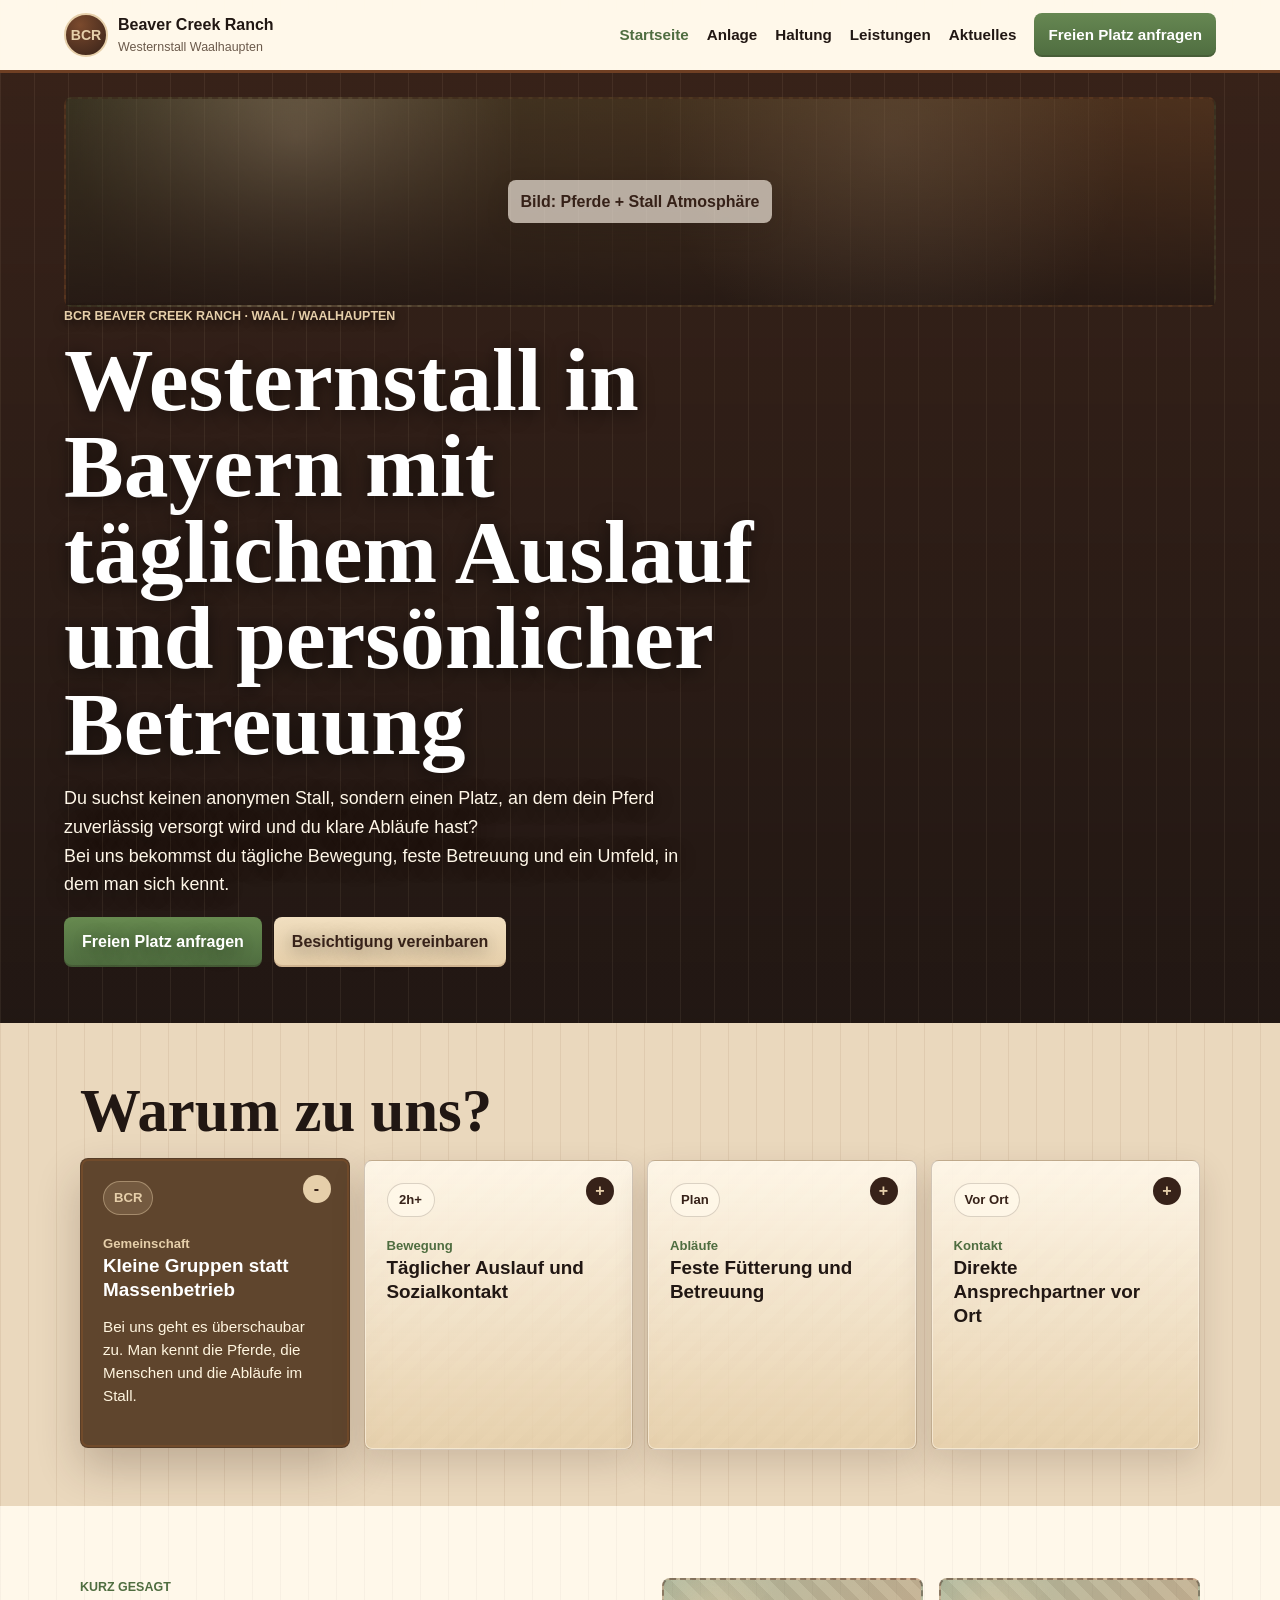
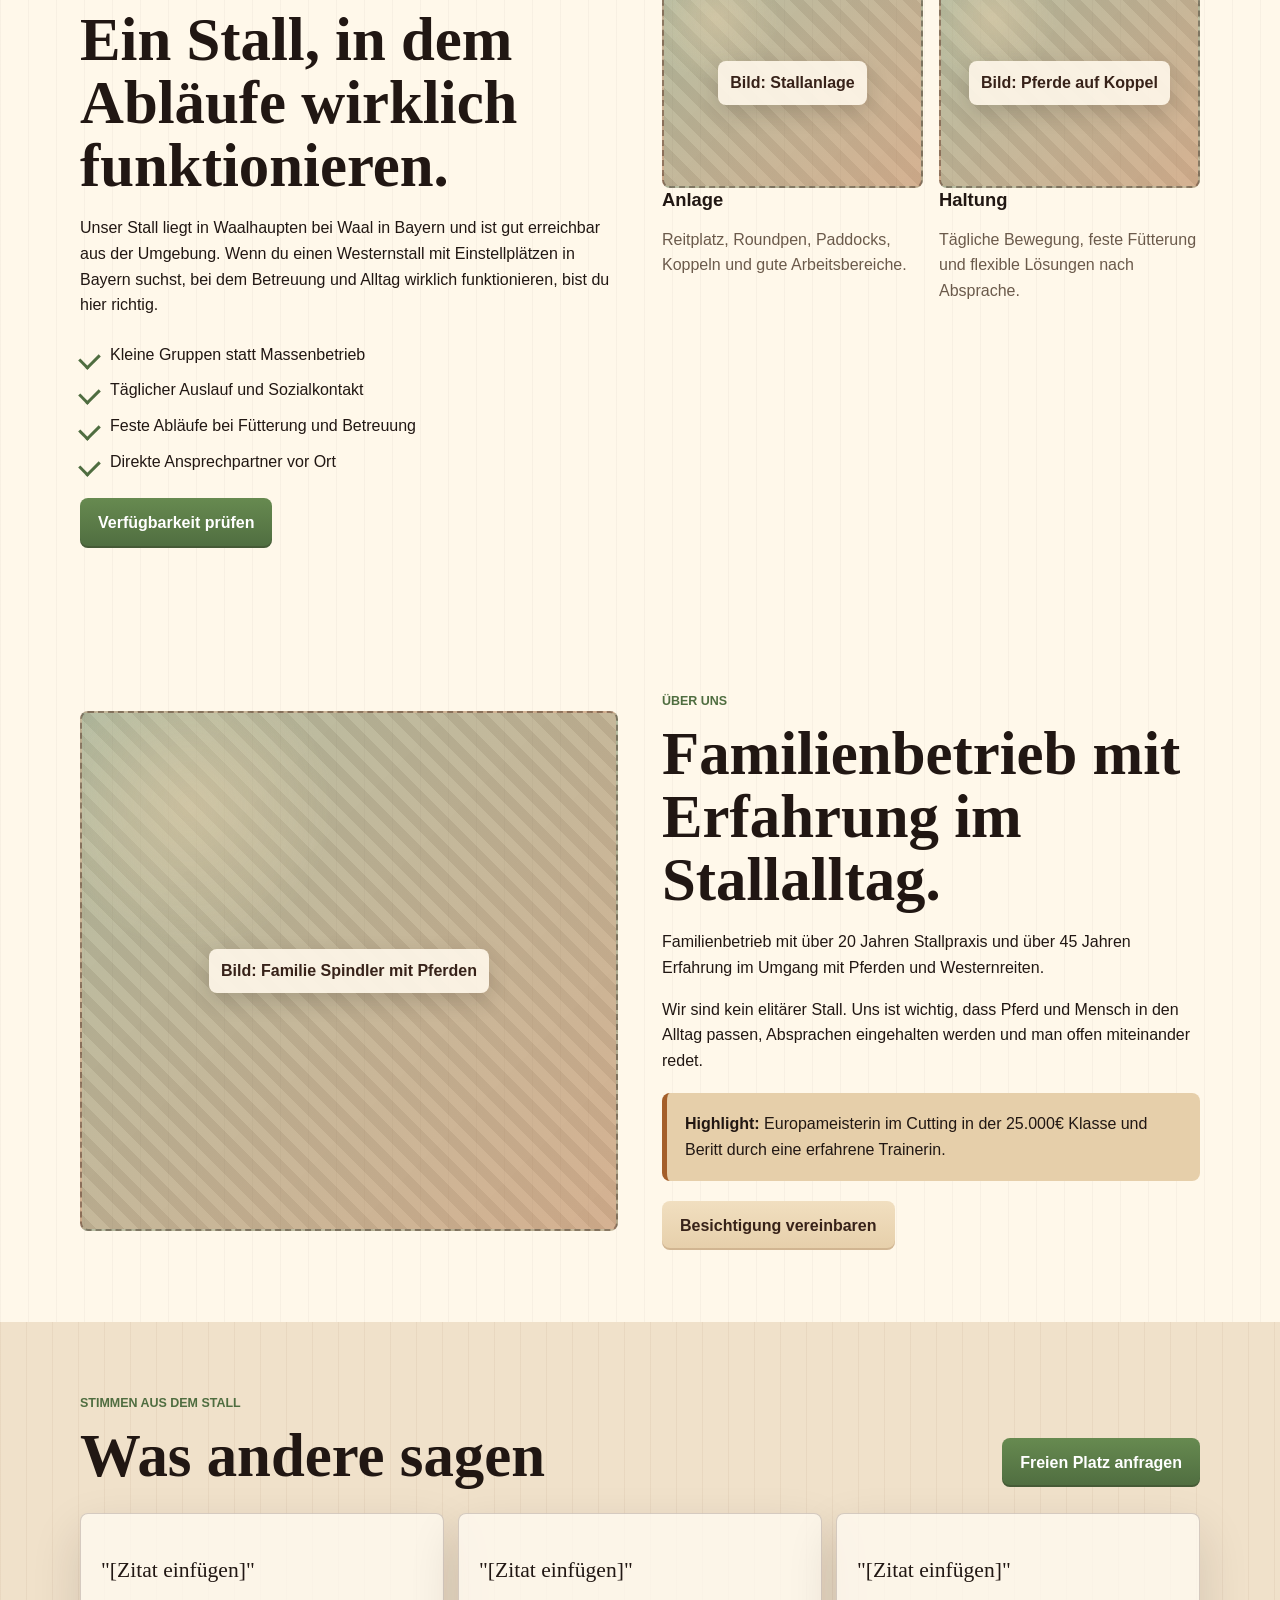
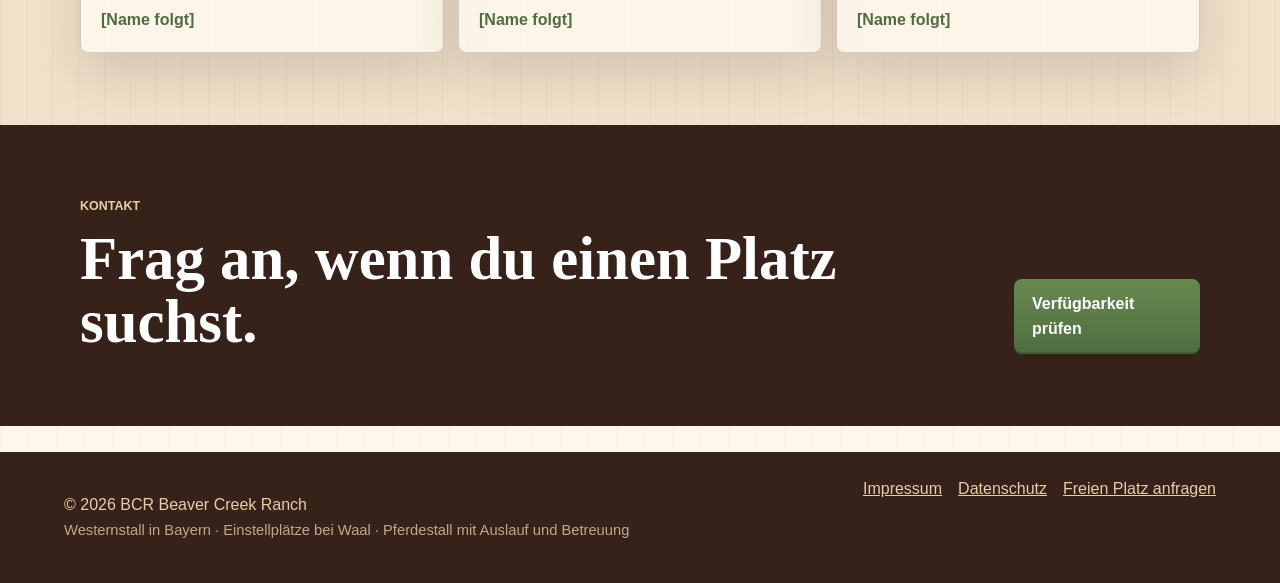
<file: index.html>
<!DOCTYPE html>
<html lang="de">
<head>
  <meta charset="UTF-8">
  <meta name="viewport" content="width=device-width, initial-scale=1.0">
  <meta name="description" content="BCR Beaver Creek Ranch in Waalhaupten: Westernstall in Bayern mit täglichem Auslauf, persönlicher Betreuung und Einstellplätzen bei Waal.">
  <meta name="keywords" content="Westernstall Bayern, Pferdestall Waal, Einstellplatz Pferd Bayern">
  <meta property="og:title" content="BCR Beaver Creek Ranch | Westernstall in Bayern">
  <meta property="og:description" content="Westernstall in Waalhaupten bei Waal mit Auslauf, klaren Abläufen und persönlicher Betreuung.">
  <title>BCR Beaver Creek Ranch | Westernstall in Bayern</title>
  <link rel="preconnect" href="https://www.google.com">
  <link rel="stylesheet" href="styles.css">
</head>
<body>
  <header class="site-header">
    <a class="brand" href="index.html" aria-label="BCR Beaver Creek Ranch Startseite">
      <span class="brand-mark">BCR</span>
      <span>
        <strong>Beaver Creek Ranch</strong>
        <small>Westernstall Waalhaupten</small>
      </span>
    </a>
    <button class="menu-toggle" type="button" aria-label="Navigation öffnen" aria-expanded="false">
      <span></span><span></span><span></span>
    </button>
    <nav class="main-nav" aria-label="Hauptnavigation">
      <a href="index.html" aria-current="page">Startseite</a>
      <a href="anlage.html">Anlage</a>
      <a href="haltung.html">Haltung</a>
      <a href="leistungen.html">Leistungen</a>
      <a href="aktuelles.html">Aktuelles</a>
      <a href="einstellplatz.html" class="nav-cta">Freien Platz anfragen</a>
    </nav>
  </header>

  <main>
    <section class="hero page-section">
      <div class="placeholder hero-image" role="img" aria-label="Bild: Pferde + Stall Atmosphäre">
        <span>Bild: Pferde + Stall Atmosphäre</span>
      </div>
      <div class="hero-content">
        <p class="eyebrow">BCR Beaver Creek Ranch · Waal / Waalhaupten</p>
        <h1>Westernstall in Bayern mit täglichem Auslauf und persönlicher Betreuung</h1>
        <p class="hero-copy">Du suchst keinen anonymen Stall, sondern einen Platz, an dem dein Pferd zuverlässig versorgt wird und du klare Abläufe hast?<br>Bei uns bekommst du tägliche Bewegung, feste Betreuung und ein Umfeld, in dem man sich kennt.</p>
        <div class="button-row">
          <a class="btn btn-primary" href="einstellplatz.html">Freien Platz anfragen</a>
          <a class="btn btn-secondary" href="besichtigung.html">Besichtigung vereinbaren</a>
        </div>
      </div>
    </section>

    <section class="benefits band">
      <div class="section-inner">
        <h2>Warum zu uns?</h2>
        <div class="benefit-grid">
          <button class="benefit-card is-active" type="button" aria-expanded="true">
            <span class="benefit-icon" aria-hidden="true">BCR</span>
            <span class="benefit-kicker">Gemeinschaft</span>
            <strong>Kleine Gruppen statt Massenbetrieb</strong>
            <span class="benefit-detail">Bei uns geht es überschaubar zu. Man kennt die Pferde, die Menschen und die Abläufe im Stall.</span>
          </button>
          <button class="benefit-card" type="button" aria-expanded="false">
            <span class="benefit-icon" aria-hidden="true">2h+</span>
            <span class="benefit-kicker">Bewegung</span>
            <strong>Täglicher Auslauf und Sozialkontakt</strong>
            <span class="benefit-detail">Dein Pferd bekommt jeden Tag Bewegung und Kontakt zu anderen Pferden, passend zu Wetter und Situation.</span>
          </button>
          <button class="benefit-card" type="button" aria-expanded="false">
            <span class="benefit-icon" aria-hidden="true">Plan</span>
            <span class="benefit-kicker">Abläufe</span>
            <strong>Feste Fütterung und Betreuung</strong>
            <span class="benefit-detail">Gefüttert wird dreimal täglich durch die Betreiber. Du weißt, wer sich kümmert und was gemacht wird.</span>
          </button>
          <button class="benefit-card" type="button" aria-expanded="false">
            <span class="benefit-icon" aria-hidden="true">Vor Ort</span>
            <span class="benefit-kicker">Kontakt</span>
            <strong>Direkte Ansprechpartner vor Ort</strong>
            <span class="benefit-detail">Kurze Wege, klare Absprachen und ehrliche Rückmeldung, wenn etwas auffällt.</span>
          </button>
        </div>
      </div>
    </section>

    <section class="intro page-section">
      <div class="section-inner two-col">
        <div>
          <p class="eyebrow">Kurz gesagt</p>
          <h2>Ein Stall, in dem Abläufe wirklich funktionieren.</h2>
          <p>Unser Stall liegt in Waalhaupten bei Waal in Bayern und ist gut erreichbar aus der Umgebung. Wenn du einen Westernstall mit Einstellplätzen in Bayern suchst, bei dem Betreuung und Alltag wirklich funktionieren, bist du hier richtig.</p>
          <ul class="check-list">
            <li>Kleine Gruppen statt Massenbetrieb</li>
            <li>Täglicher Auslauf und Sozialkontakt</li>
            <li>Feste Abläufe bei Fütterung und Betreuung</li>
            <li>Direkte Ansprechpartner vor Ort</li>
          </ul>
          <a class="btn btn-primary" href="einstellplatz.html">Verfügbarkeit prüfen</a>
        </div>
        <div class="teaser-grid">
          <a class="teaser" href="anlage.html">
            <div class="placeholder" role="img" aria-label="Bild: Stallanlage"><span>Bild: Stallanlage</span></div>
            <h3>Anlage</h3>
            <p>Reitplatz, Roundpen, Paddocks, Koppeln und gute Arbeitsbereiche.</p>
          </a>
          <a class="teaser" href="haltung.html">
            <div class="placeholder" role="img" aria-label="Bild: Pferde auf Koppel"><span>Bild: Pferde auf Koppel</span></div>
            <h3>Haltung</h3>
            <p>Tägliche Bewegung, feste Fütterung und flexible Lösungen nach Absprache.</p>
          </a>
        </div>
      </div>
    </section>

    <section class="page-section">
      <div class="section-inner two-col align-center">
        <div class="placeholder tall" role="img" aria-label="Bild: Familie Spindler mit Pferden"><span>Bild: Familie Spindler mit Pferden</span></div>
        <div>
          <p class="eyebrow">Über uns</p>
          <h2>Familienbetrieb mit Erfahrung im Stallalltag.</h2>
          <p>Familienbetrieb mit über 20 Jahren Stallpraxis und über 45 Jahren Erfahrung im Umgang mit Pferden und Westernreiten.</p>
          <p>Wir sind kein elitärer Stall. Uns ist wichtig, dass Pferd und Mensch in den Alltag passen, Absprachen eingehalten werden und man offen miteinander redet.</p>
          <div class="highlight">
            <strong>Highlight:</strong> Europameisterin im Cutting in der 25.000€ Klasse und Beritt durch eine erfahrene Trainerin.
          </div>
          <a class="btn btn-secondary" href="besichtigung.html">Besichtigung vereinbaren</a>
        </div>
      </div>
    </section>

    <section class="page-section band">
      <div class="section-inner">
        <div class="section-head">
          <div>
            <p class="eyebrow">Stimmen aus dem Stall</p>
            <h2>Was andere sagen</h2>
          </div>
          <a class="btn btn-primary" href="einstellplatz.html">Freien Platz anfragen</a>
        </div>
        <div class="testimonial-grid">
          <article>
            <p>"[Zitat einfügen]"</p>
            <strong>[Name folgt]</strong>
          </article>
          <article>
            <p>"[Zitat einfügen]"</p>
            <strong>[Name folgt]</strong>
          </article>
          <article>
            <p>"[Zitat einfügen]"</p>
            <strong>[Name folgt]</strong>
          </article>
        </div>
      </div>
    </section>

    <section class="page-section cta-band">
      <div class="section-inner section-head">
        <div>
          <p class="eyebrow">Kontakt</p>
          <h2>Frag an, wenn du einen Platz suchst.</h2>
        </div>
        <a class="btn btn-primary" href="einstellplatz.html">Verfügbarkeit prüfen</a>
      </div>
    </section>
  </main>

  <footer class="site-footer">
    <p>© 2026 BCR Beaver Creek Ranch<br><span>Westernstall in Bayern · Einstellplätze bei Waal · Pferdestall mit Auslauf und Betreuung</span></p>
    <nav aria-label="Footer Navigation">
      <a href="kontakt.html#impressum">Impressum</a>
      <a href="kontakt.html#datenschutz">Datenschutz</a>
      <a href="einstellplatz.html">Freien Platz anfragen</a>
    </nav>
  </footer>

  <script src="script.js"></script>
</body>
</html>
</file>
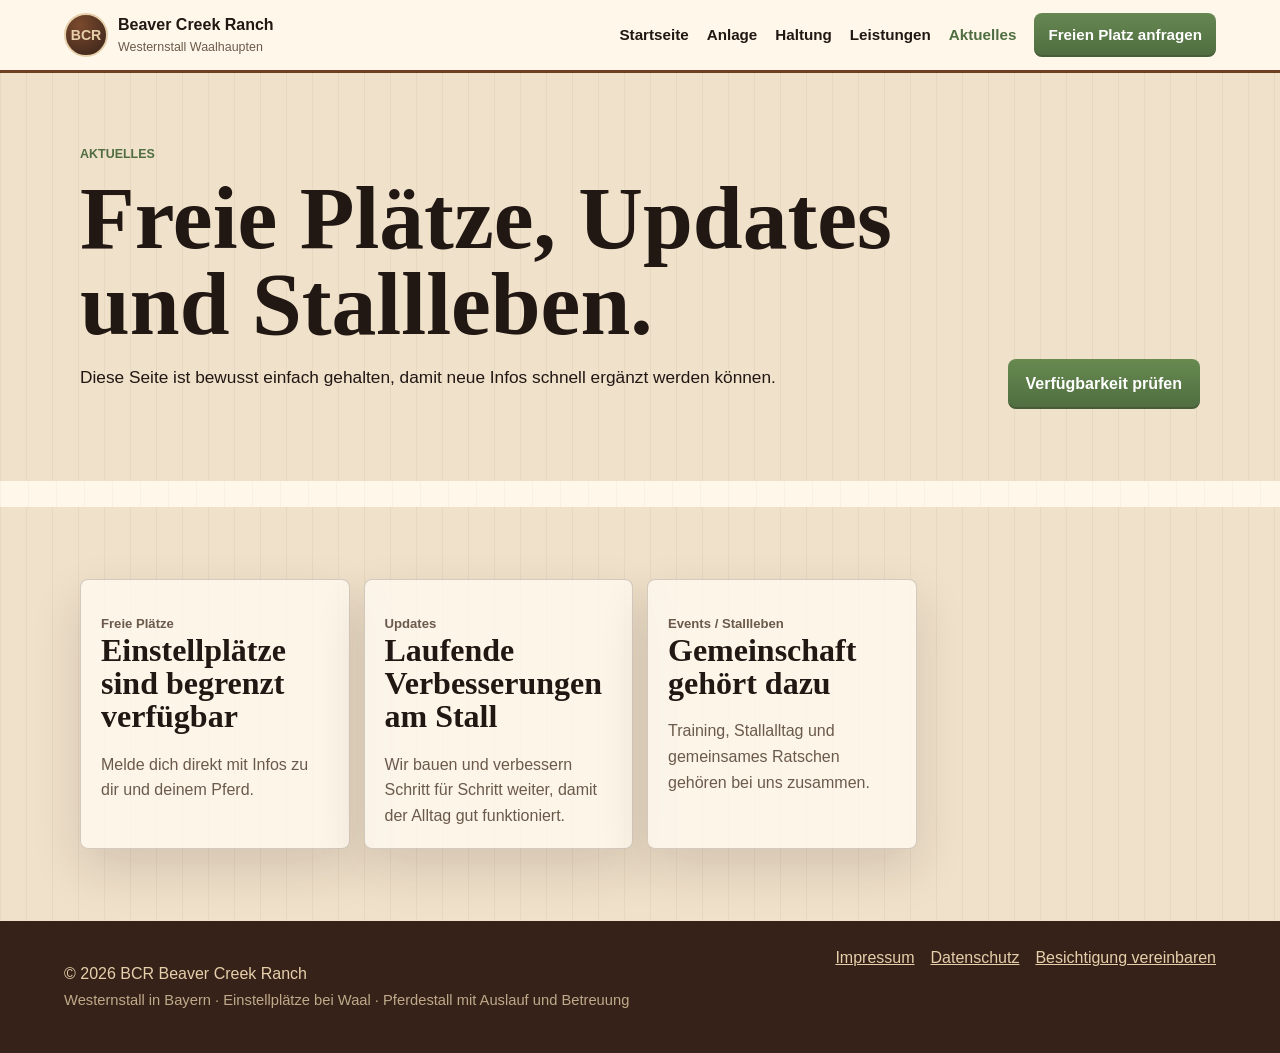
<file: aktuelles.html>
<!DOCTYPE html>
<html lang="de">
<head>
  <meta charset="UTF-8">
  <meta name="viewport" content="width=device-width, initial-scale=1.0">
  <meta name="description" content="Aktuelles von der BCR Beaver Creek Ranch: freie Plätze, Updates, Umbauten und Stallleben in Waalhaupten.">
  <title>Aktuelles | BCR Beaver Creek Ranch</title>
  <link rel="stylesheet" href="styles.css">
</head>
<body>
  <header class="site-header">
    <a class="brand" href="index.html" aria-label="BCR Beaver Creek Ranch Startseite"><span class="brand-mark">BCR</span><span><strong>Beaver Creek Ranch</strong><small>Westernstall Waalhaupten</small></span></a>
    <button class="menu-toggle" type="button" aria-label="Navigation öffnen" aria-expanded="false"><span></span><span></span><span></span></button>
    <nav class="main-nav" aria-label="Hauptnavigation">
      <a href="index.html">Startseite</a><a href="anlage.html">Anlage</a><a href="haltung.html">Haltung</a><a href="leistungen.html">Leistungen</a><a href="aktuelles.html" aria-current="page">Aktuelles</a><a href="einstellplatz.html" class="nav-cta">Freien Platz anfragen</a>
    </nav>
  </header>

  <main>
    <section class="page-hero">
      <div class="section-inner section-head">
        <div>
          <p class="eyebrow">Aktuelles</p>
          <h1>Freie Plätze, Updates und Stallleben.</h1>
          <p>Diese Seite ist bewusst einfach gehalten, damit neue Infos schnell ergänzt werden können.</p>
        </div>
        <a class="btn btn-primary" href="einstellplatz.html">Verfügbarkeit prüfen</a>
      </div>
    </section>

    <section class="page-section band">
      <div class="section-inner news-grid">
        <article><p class="date">Freie Plätze</p><h2>Einstellplätze sind begrenzt verfügbar</h2><p>Melde dich direkt mit Infos zu dir und deinem Pferd.</p></article>
        <article><p class="date">Updates</p><h2>Laufende Verbesserungen am Stall</h2><p>Wir bauen und verbessern Schritt für Schritt weiter, damit der Alltag gut funktioniert.</p></article>
        <article><p class="date">Events / Stallleben</p><h2>Gemeinschaft gehört dazu</h2><p>Training, Stallalltag und gemeinsames Ratschen gehören bei uns zusammen.</p></article>
      </div>
    </section>
  </main>

  <footer class="site-footer">
    <p>© 2026 BCR Beaver Creek Ranch<br><span>Westernstall in Bayern · Einstellplätze bei Waal · Pferdestall mit Auslauf und Betreuung</span></p>
    <nav aria-label="Footer Navigation"><a href="kontakt.html#impressum">Impressum</a><a href="kontakt.html#datenschutz">Datenschutz</a><a href="besichtigung.html">Besichtigung vereinbaren</a></nav>
  </footer>
  <script src="script.js"></script>
</body>
</html>
</file>
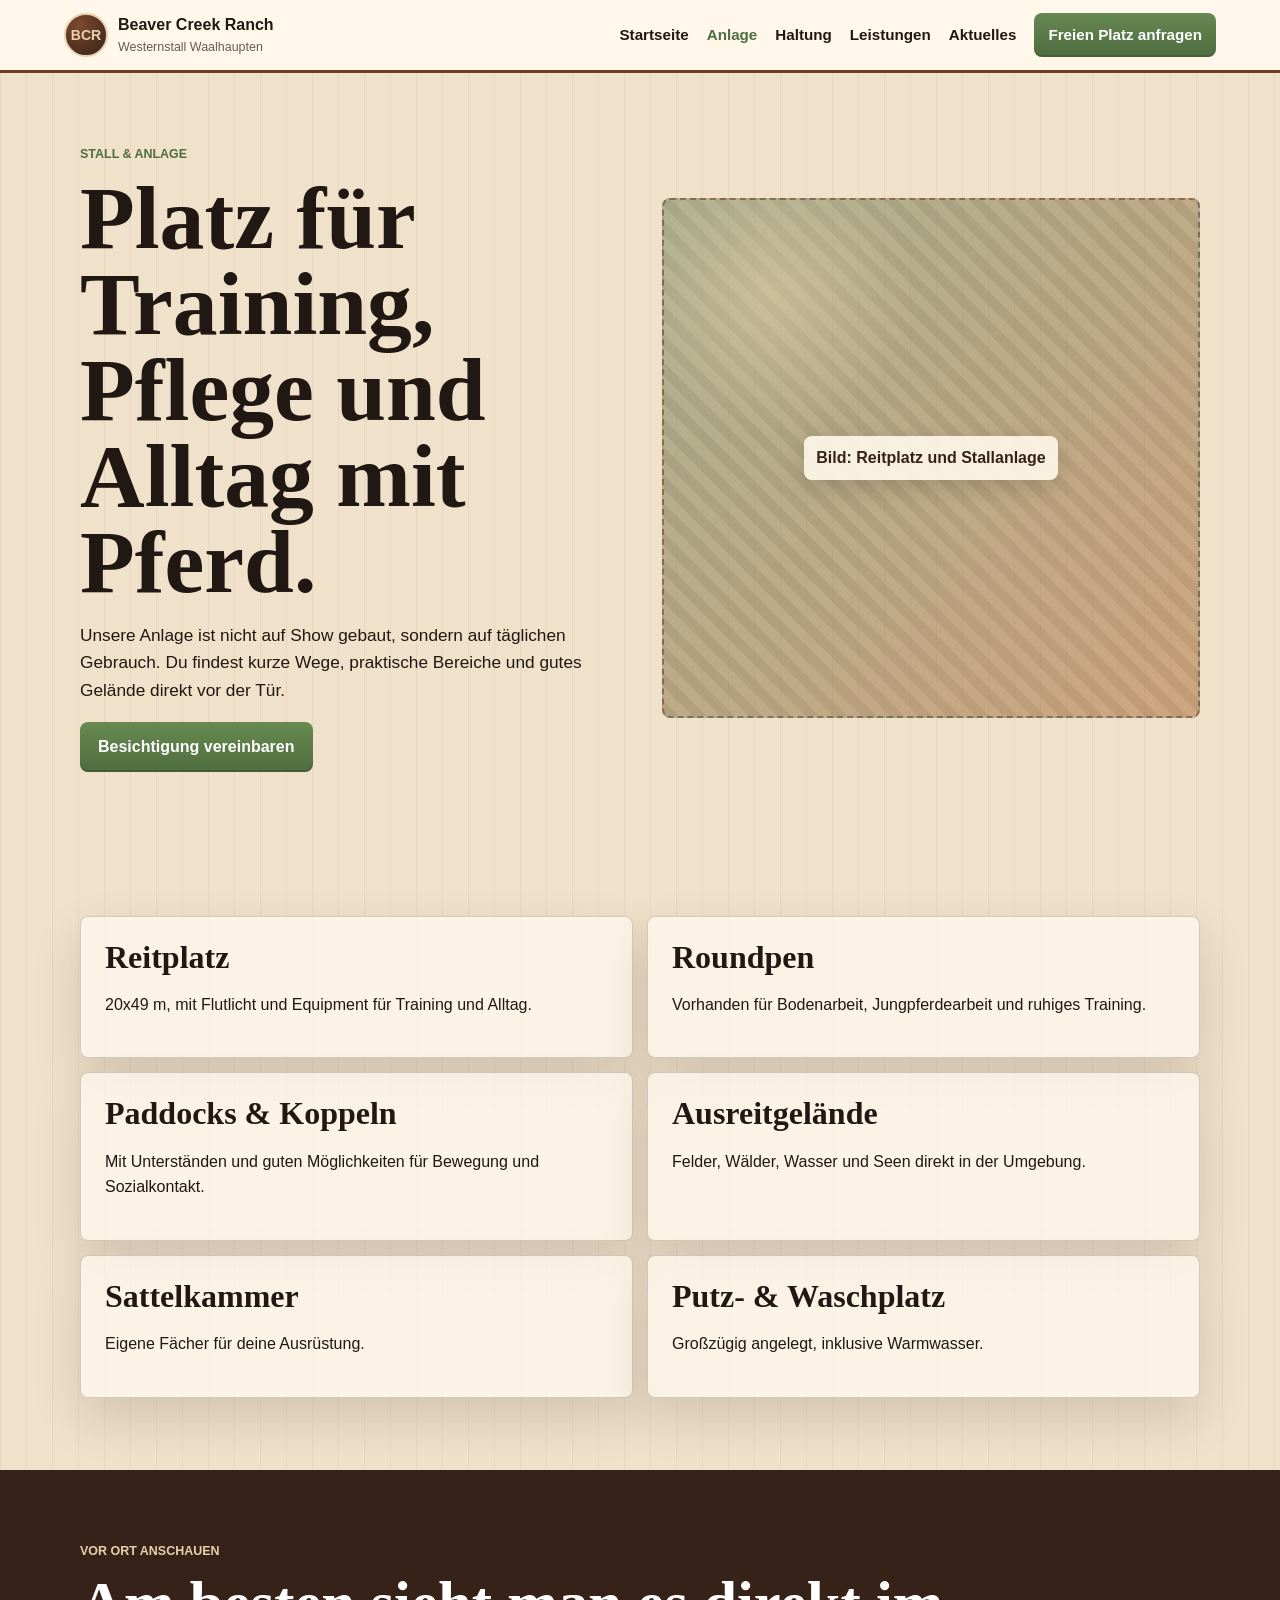
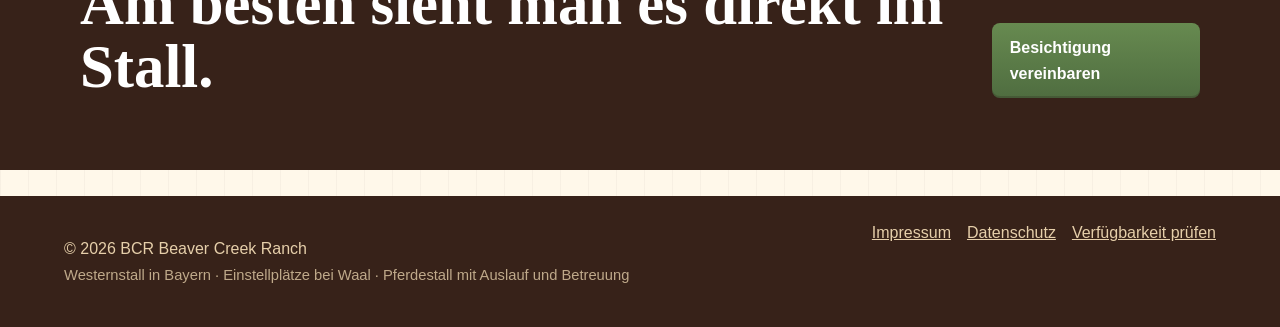
<file: anlage.html>
<!DOCTYPE html>
<html lang="de">
<head>
  <meta charset="UTF-8">
  <meta name="viewport" content="width=device-width, initial-scale=1.0">
  <meta name="description" content="Stall und Anlage der BCR Beaver Creek Ranch in Waalhaupten: Reitplatz, Roundpen, Paddocks, Koppeln, Sattelkammer und Waschplatz.">
  <title>Stall & Anlage | BCR Beaver Creek Ranch</title>
  <link rel="stylesheet" href="styles.css">
</head>
<body>
  <header class="site-header">
    <a class="brand" href="index.html" aria-label="BCR Beaver Creek Ranch Startseite">
      <span class="brand-mark">BCR</span>
      <span><strong>Beaver Creek Ranch</strong><small>Westernstall Waalhaupten</small></span>
    </a>
    <button class="menu-toggle" type="button" aria-label="Navigation öffnen" aria-expanded="false"><span></span><span></span><span></span></button>
    <nav class="main-nav" aria-label="Hauptnavigation">
      <a href="index.html">Startseite</a>
      <a href="anlage.html" aria-current="page">Anlage</a>
      <a href="haltung.html">Haltung</a>
      <a href="leistungen.html">Leistungen</a>
      <a href="aktuelles.html">Aktuelles</a>
      <a href="einstellplatz.html" class="nav-cta">Freien Platz anfragen</a>
    </nav>
  </header>

  <main>
    <section class="page-hero">
      <div class="section-inner two-col align-center">
        <div>
          <p class="eyebrow">Stall & Anlage</p>
          <h1>Platz für Training, Pflege und Alltag mit Pferd.</h1>
          <p>Unsere Anlage ist nicht auf Show gebaut, sondern auf täglichen Gebrauch. Du findest kurze Wege, praktische Bereiche und gutes Gelände direkt vor der Tür.</p>
          <a class="btn btn-primary" href="besichtigung.html">Besichtigung vereinbaren</a>
        </div>
        <div class="placeholder tall" role="img" aria-label="Bild: Reitplatz und Stallanlage"><span>Bild: Reitplatz und Stallanlage</span></div>
      </div>
    </section>

    <section class="page-section band">
      <div class="section-inner">
        <div class="feature-list feature-list-large">
          <article><h2>Reitplatz</h2><p>20x49 m, mit Flutlicht und Equipment für Training und Alltag.</p></article>
          <article><h2>Roundpen</h2><p>Vorhanden für Bodenarbeit, Jungpferdearbeit und ruhiges Training.</p></article>
          <article><h2>Paddocks & Koppeln</h2><p>Mit Unterständen und guten Möglichkeiten für Bewegung und Sozialkontakt.</p></article>
          <article><h2>Ausreitgelände</h2><p>Felder, Wälder, Wasser und Seen direkt in der Umgebung.</p></article>
          <article><h2>Sattelkammer</h2><p>Eigene Fächer für deine Ausrüstung.</p></article>
          <article><h2>Putz- & Waschplatz</h2><p>Großzügig angelegt, inklusive Warmwasser.</p></article>
        </div>
      </div>
    </section>

    <section class="page-section cta-band">
      <div class="section-inner section-head">
        <div>
          <p class="eyebrow">Vor Ort anschauen</p>
          <h2>Am besten sieht man es direkt im Stall.</h2>
        </div>
        <a class="btn btn-primary" href="besichtigung.html">Besichtigung vereinbaren</a>
      </div>
    </section>
  </main>

  <footer class="site-footer">
    <p>© 2026 BCR Beaver Creek Ranch<br><span>Westernstall in Bayern · Einstellplätze bei Waal · Pferdestall mit Auslauf und Betreuung</span></p>
    <nav aria-label="Footer Navigation"><a href="kontakt.html#impressum">Impressum</a><a href="kontakt.html#datenschutz">Datenschutz</a><a href="einstellplatz.html">Verfügbarkeit prüfen</a></nav>
  </footer>
  <script src="script.js"></script>
</body>
</html>
</file>
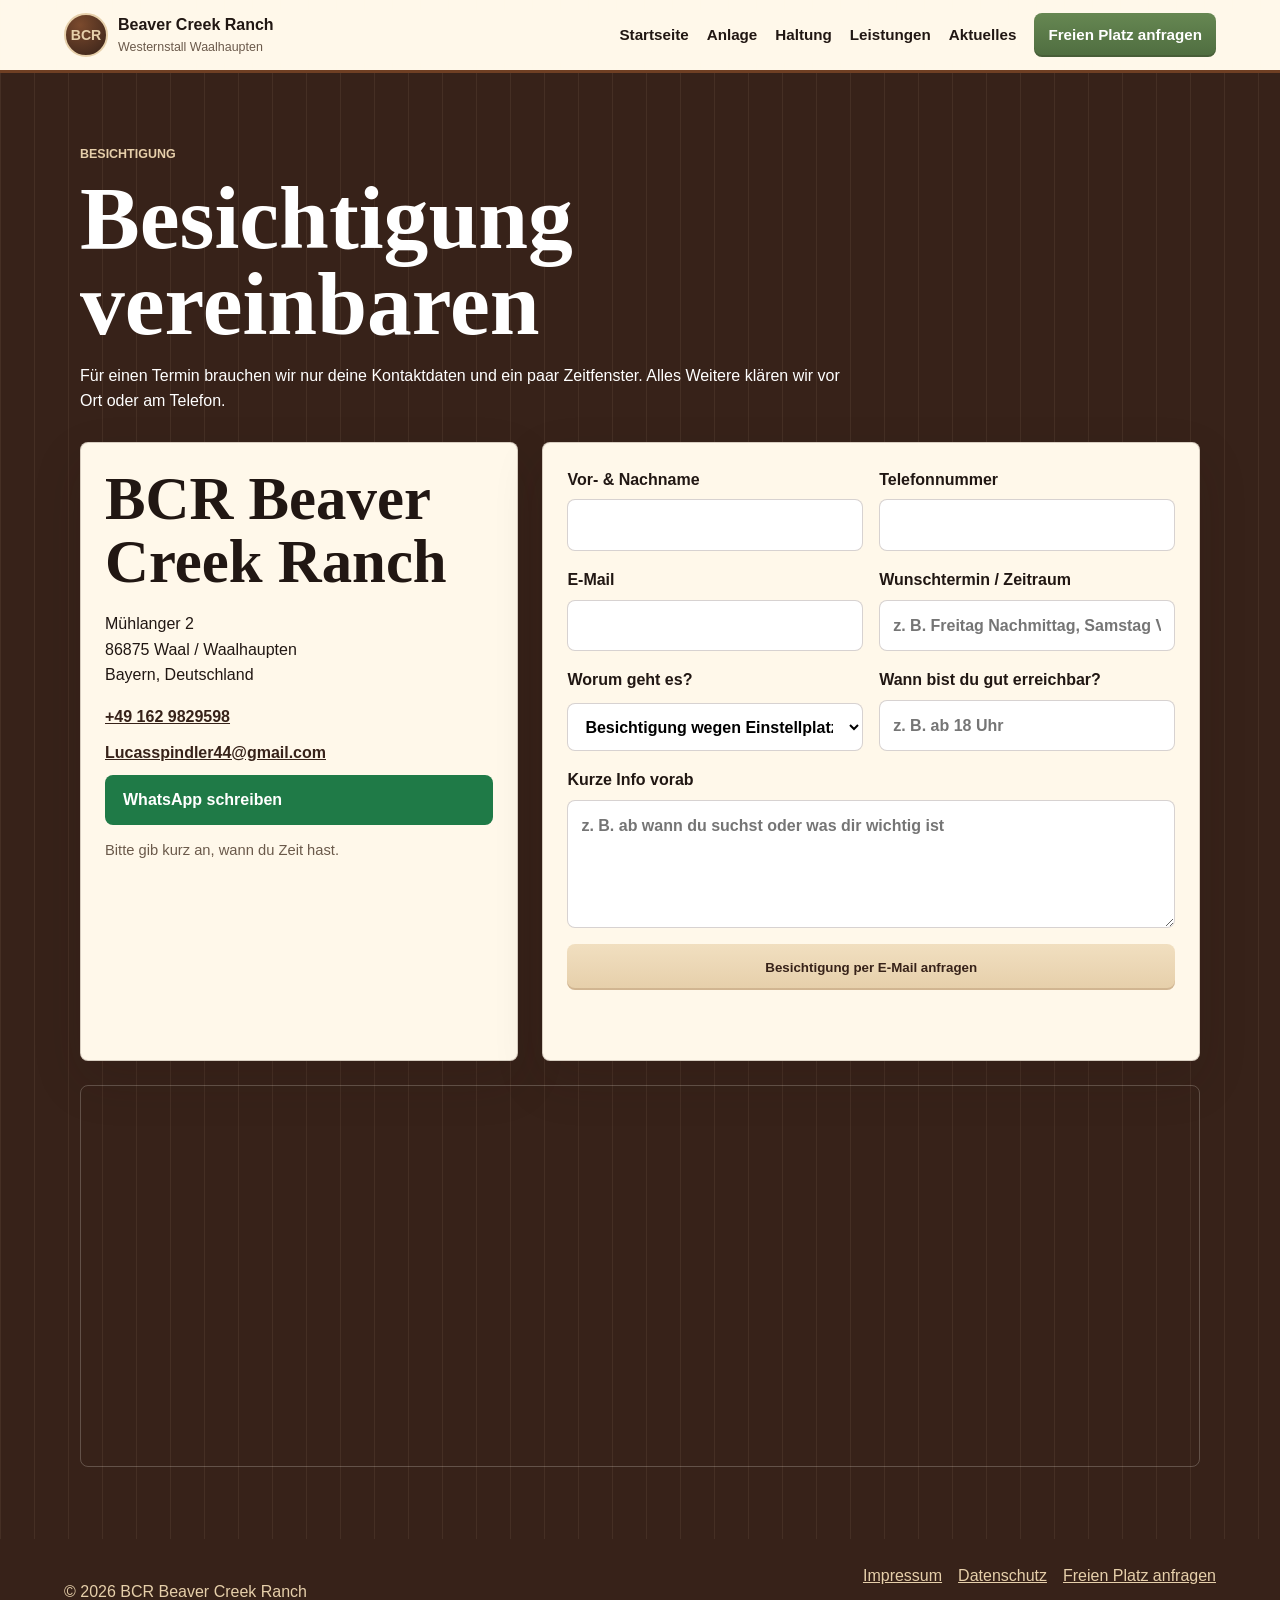
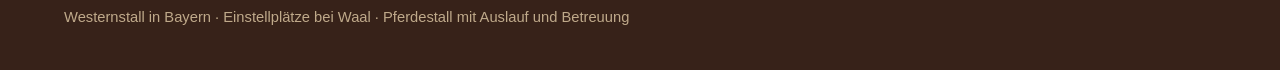
<file: besichtigung.html>
<!DOCTYPE html>
<html lang="de">
<head>
  <meta charset="UTF-8">
  <meta name="viewport" content="width=device-width, initial-scale=1.0">
  <meta name="description" content="Besichtigung der BCR Beaver Creek Ranch in Waalhaupten vereinbaren. Westernstall bei Waal kennenlernen und Fragen vor Ort klären.">
  <title>Besichtigung vereinbaren | BCR Beaver Creek Ranch</title>
  <link rel="preconnect" href="https://www.google.com">
  <link rel="stylesheet" href="styles.css">
</head>
<body>
  <header class="site-header">
    <a class="brand" href="index.html" aria-label="BCR Beaver Creek Ranch Startseite">
      <span class="brand-mark">BCR</span>
      <span><strong>Beaver Creek Ranch</strong><small>Westernstall Waalhaupten</small></span>
    </a>
    <button class="menu-toggle" type="button" aria-label="Navigation öffnen" aria-expanded="false"><span></span><span></span><span></span></button>
    <nav class="main-nav" aria-label="Hauptnavigation">
      <a href="index.html">Startseite</a>
      <a href="anlage.html">Anlage</a>
      <a href="haltung.html">Haltung</a>
      <a href="leistungen.html">Leistungen</a>
      <a href="aktuelles.html">Aktuelles</a>
      <a href="einstellplatz.html" class="nav-cta">Freien Platz anfragen</a>
    </nav>
  </header>

  <main>
    <section class="page-section contact-section">
      <div class="section-inner form-page">
        <div class="contact-head">
          <p class="eyebrow">Besichtigung</p>
          <h1>Besichtigung vereinbaren</h1>
          <p>Für einen Termin brauchen wir nur deine Kontaktdaten und ein paar Zeitfenster. Alles Weitere klären wir vor Ort oder am Telefon.</p>
        </div>

        <div class="contact-grid">
          <aside class="contact-box">
            <h2>BCR Beaver Creek Ranch</h2>
            <p>Mühlanger 2<br>86875 Waal / Waalhaupten<br>Bayern, Deutschland</p>
            <a href="tel:+491629829598">+49 162 9829598</a>
            <a href="mailto:Lucasspindler44@gmail.com">Lucasspindler44@gmail.com</a>
            <a class="btn whatsapp" href="https://wa.me/491629829598?text=Hallo%20BCR%20Beaver%20Creek%20Ranch%2C%20ich%20m%C3%B6chte%20gerne%20eine%20Besichtigung%20vereinbaren.%20M%C3%B6gliche%20Zeiten%3A" target="_blank" rel="noopener">WhatsApp schreiben</a>
            <p class="hint">Bitte gib kurz an, wann du Zeit hast.</p>
          </aside>

          <form id="besichtigung" class="contact-form form-card" data-form-type="visit">
            <label>Vor- & Nachname<input type="text" name="name" autocomplete="name" required></label>
            <label>Telefonnummer<input type="tel" name="phone" autocomplete="tel" required></label>
            <label>E-Mail<input type="email" name="email" autocomplete="email"></label>
            <label>Wunschtermin / Zeitraum<input type="text" name="preferredDate" placeholder="z. B. Freitag Nachmittag, Samstag Vormittag" required></label>
            <label>Worum geht es?<select name="interest"><option>Besichtigung wegen Einstellplatz</option><option>Anlage kennenlernen</option><option>Reitbeteiligung</option><option>Sonstiges</option></select></label>
            <label>Wann bist du gut erreichbar?<input type="text" name="availability" placeholder="z. B. ab 18 Uhr"></label>
            <label class="full">Kurze Info vorab<textarea name="message" rows="4" placeholder="z. B. ab wann du suchst oder was dir wichtig ist"></textarea></label>
            <button class="btn btn-secondary full" type="submit">Besichtigung per E-Mail anfragen</button>
            <p class="form-status full" aria-live="polite"></p>
          </form>
        </div>

        <div class="map-wrap" aria-label="Google Maps Karte BCR Beaver Creek Ranch">
          <iframe title="Google Maps: BCR Beaver Creek Ranch" loading="lazy" referrerpolicy="no-referrer-when-downgrade" src="https://www.google.com/maps?q=M%C3%BChlanger%202%2C%2086875%20Waal%20Waalhaupten%2C%20Deutschland&output=embed"></iframe>
        </div>
      </div>
    </section>
  </main>

  <footer class="site-footer">
    <p>© 2026 BCR Beaver Creek Ranch<br><span>Westernstall in Bayern · Einstellplätze bei Waal · Pferdestall mit Auslauf und Betreuung</span></p>
    <nav aria-label="Footer Navigation"><a href="kontakt.html#impressum">Impressum</a><a href="kontakt.html#datenschutz">Datenschutz</a><a href="einstellplatz.html">Freien Platz anfragen</a></nav>
  </footer>
  <script src="script.js"></script>
</body>
</html>
</file>
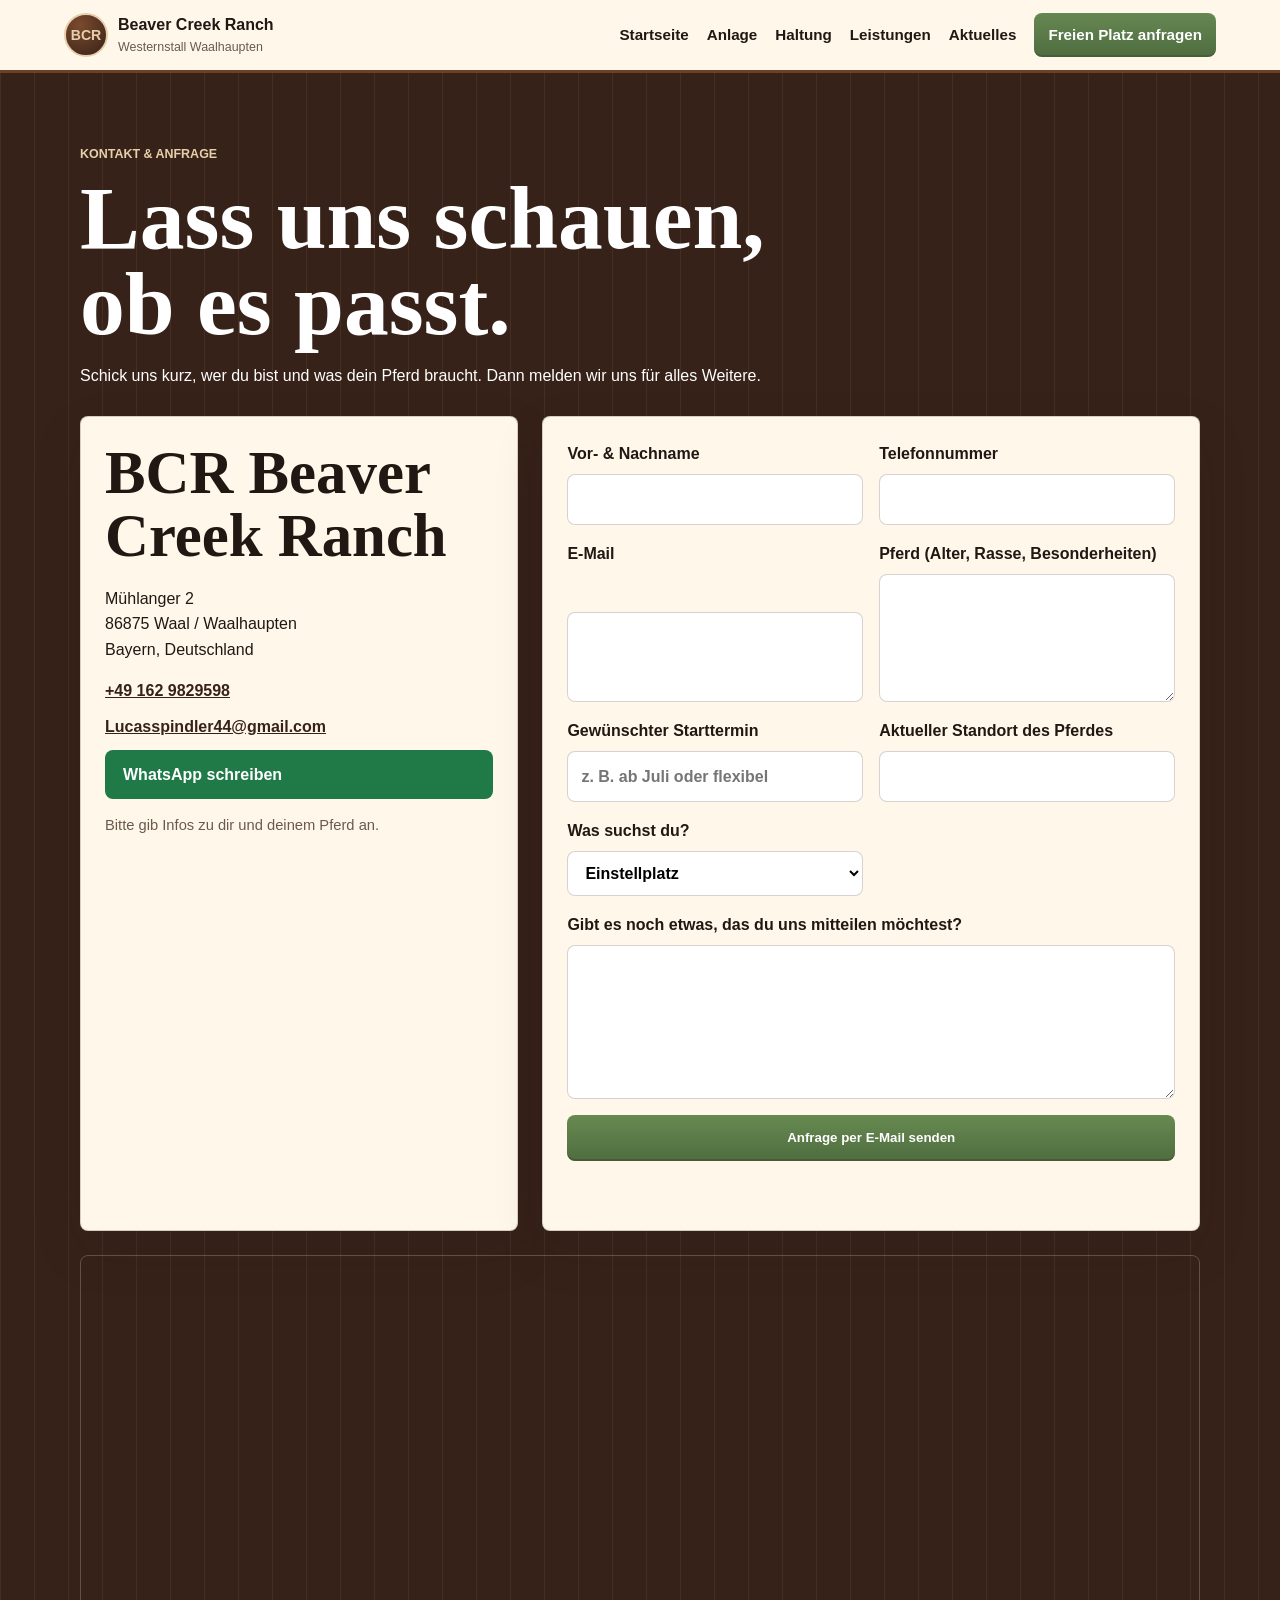
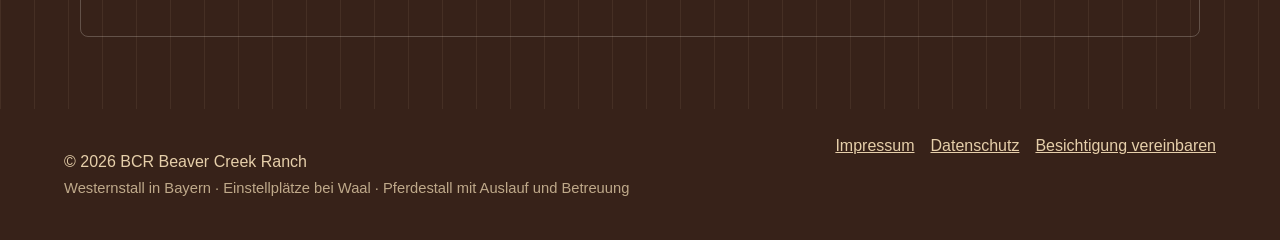
<file: einstellplatz.html>
<!DOCTYPE html>
<html lang="de">
<head>
  <meta charset="UTF-8">
  <meta name="viewport" content="width=device-width, initial-scale=1.0">
  <meta name="description" content="Freien Einstellplatz bei der BCR Beaver Creek Ranch in Waalhaupten anfragen. Westernstall in Bayern mit täglichem Auslauf und persönlicher Betreuung.">
  <title>Einstellplatz anfragen | BCR Beaver Creek Ranch</title>
  <link rel="preconnect" href="https://www.google.com">
  <link rel="stylesheet" href="styles.css">
</head>
<body>
  <header class="site-header">
    <a class="brand" href="index.html" aria-label="BCR Beaver Creek Ranch Startseite">
      <span class="brand-mark">BCR</span>
      <span><strong>Beaver Creek Ranch</strong><small>Westernstall Waalhaupten</small></span>
    </a>
    <button class="menu-toggle" type="button" aria-label="Navigation öffnen" aria-expanded="false"><span></span><span></span><span></span></button>
    <nav class="main-nav" aria-label="Hauptnavigation">
      <a href="index.html">Startseite</a>
      <a href="anlage.html">Anlage</a>
      <a href="haltung.html">Haltung</a>
      <a href="leistungen.html">Leistungen</a>
      <a href="aktuelles.html">Aktuelles</a>
      <a href="einstellplatz.html" class="nav-cta" aria-current="page">Freien Platz anfragen</a>
    </nav>
  </header>

  <main>
    <section class="page-section contact-section">
      <div class="section-inner form-page">
        <div class="contact-head">
          <p class="eyebrow">Kontakt & Anfrage</p>
          <h1>Lass uns schauen, ob es passt.</h1>
          <p>Schick uns kurz, wer du bist und was dein Pferd braucht. Dann melden wir uns für alles Weitere.</p>
        </div>

        <div class="contact-grid">
          <aside class="contact-box">
            <h2>BCR Beaver Creek Ranch</h2>
            <p>Mühlanger 2<br>86875 Waal / Waalhaupten<br>Bayern, Deutschland</p>
            <a href="tel:+491629829598">+49 162 9829598</a>
            <a href="mailto:Lucasspindler44@gmail.com">Lucasspindler44@gmail.com</a>
            <a class="btn whatsapp" href="https://wa.me/491629829598?text=Hallo%20BCR%20Beaver%20Creek%20Ranch%2C%20ich%20interessiere%20mich%20f%C3%BCr%20einen%20Einstellplatz.%20Infos%20zu%20mir%20und%20meinem%20Pferd%3A" target="_blank" rel="noopener">WhatsApp schreiben</a>
            <p class="hint">Bitte gib Infos zu dir und deinem Pferd an.</p>
          </aside>

          <form id="einstellplatz-anfrage" class="contact-form form-card" data-form-type="boarding">
            <label>Vor- & Nachname<input type="text" name="name" autocomplete="name" required></label>
            <label>Telefonnummer<input type="tel" name="phone" autocomplete="tel" required></label>
            <label>E-Mail<input type="email" name="email" autocomplete="email" required></label>
            <label>Pferd (Alter, Rasse, Besonderheiten)<textarea name="horse" rows="4" required></textarea></label>
            <label>Gewünschter Starttermin<input type="text" name="start" placeholder="z. B. ab Juli oder flexibel"></label>
            <label>Aktueller Standort des Pferdes<input type="text" name="location"></label>
            <label>Was suchst du?<select name="request"><option>Einstellplatz</option><option>Reitbeteiligung</option><option>Einstellplatz und Besichtigung</option></select></label>
            <label class="full">Gibt es noch etwas, das du uns mitteilen möchtest?<textarea name="message" rows="5"></textarea></label>
            <button class="btn btn-primary full" type="submit">Anfrage per E-Mail senden</button>
            <p class="form-status full" aria-live="polite"></p>
          </form>
        </div>

        <div class="map-wrap" aria-label="Google Maps Karte BCR Beaver Creek Ranch">
          <iframe title="Google Maps: BCR Beaver Creek Ranch" loading="lazy" referrerpolicy="no-referrer-when-downgrade" src="https://www.google.com/maps?q=M%C3%BChlanger%202%2C%2086875%20Waal%20Waalhaupten%2C%20Deutschland&output=embed"></iframe>
        </div>
      </div>
    </section>
  </main>

  <footer class="site-footer">
    <p>© 2026 BCR Beaver Creek Ranch<br><span>Westernstall in Bayern · Einstellplätze bei Waal · Pferdestall mit Auslauf und Betreuung</span></p>
    <nav aria-label="Footer Navigation"><a href="kontakt.html#impressum">Impressum</a><a href="kontakt.html#datenschutz">Datenschutz</a><a href="besichtigung.html">Besichtigung vereinbaren</a></nav>
  </footer>
  <script src="script.js"></script>
</body>
</html>
</file>
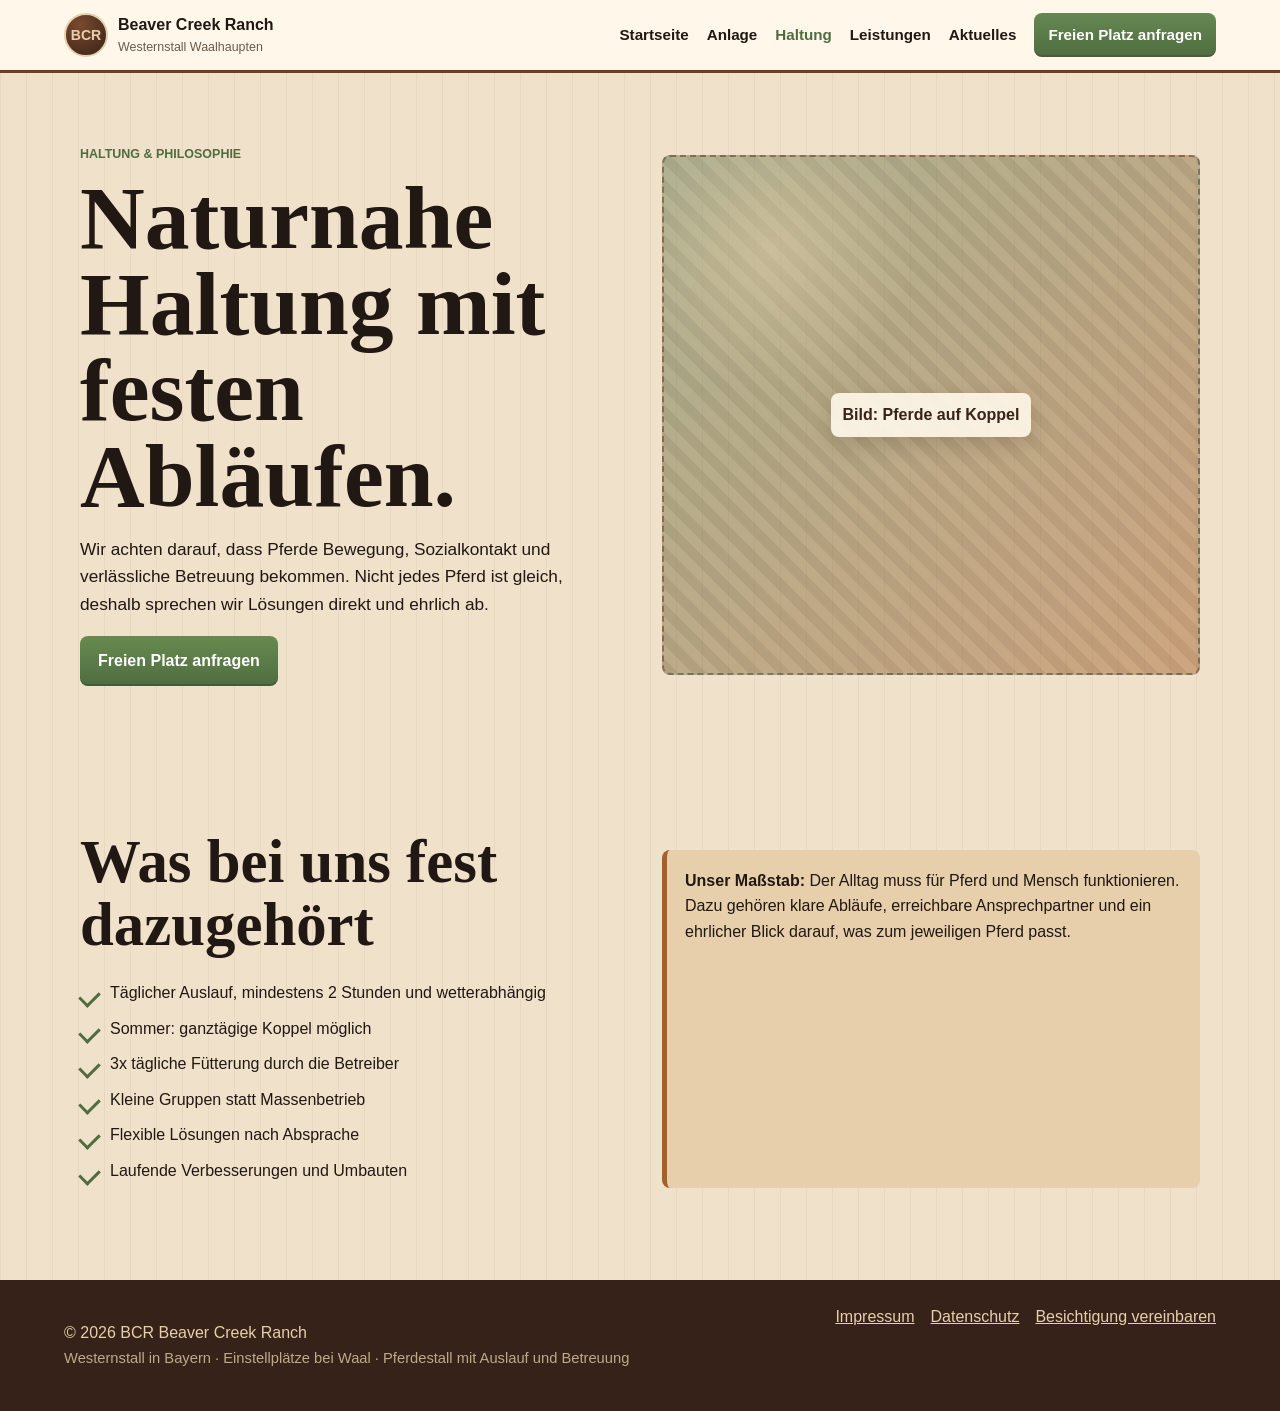
<file: haltung.html>
<!DOCTYPE html>
<html lang="de">
<head>
  <meta charset="UTF-8">
  <meta name="viewport" content="width=device-width, initial-scale=1.0">
  <meta name="description" content="Haltung auf der BCR Beaver Creek Ranch: täglicher Auslauf, Sozialkontakt, dreimal tägliche Fütterung und flexible Lösungen nach Absprache.">
  <title>Haltung & Philosophie | BCR Beaver Creek Ranch</title>
  <link rel="stylesheet" href="styles.css">
</head>
<body>
  <header class="site-header">
    <a class="brand" href="index.html" aria-label="BCR Beaver Creek Ranch Startseite"><span class="brand-mark">BCR</span><span><strong>Beaver Creek Ranch</strong><small>Westernstall Waalhaupten</small></span></a>
    <button class="menu-toggle" type="button" aria-label="Navigation öffnen" aria-expanded="false"><span></span><span></span><span></span></button>
    <nav class="main-nav" aria-label="Hauptnavigation">
      <a href="index.html">Startseite</a><a href="anlage.html">Anlage</a><a href="haltung.html" aria-current="page">Haltung</a><a href="leistungen.html">Leistungen</a><a href="aktuelles.html">Aktuelles</a><a href="einstellplatz.html" class="nav-cta">Freien Platz anfragen</a>
    </nav>
  </header>

  <main>
    <section class="page-hero">
      <div class="section-inner two-col align-center">
        <div>
          <p class="eyebrow">Haltung & Philosophie</p>
          <h1>Naturnahe Haltung mit festen Abläufen.</h1>
          <p>Wir achten darauf, dass Pferde Bewegung, Sozialkontakt und verlässliche Betreuung bekommen. Nicht jedes Pferd ist gleich, deshalb sprechen wir Lösungen direkt und ehrlich ab.</p>
          <a class="btn btn-primary" href="einstellplatz.html">Freien Platz anfragen</a>
        </div>
        <div class="placeholder tall" role="img" aria-label="Bild: Pferde auf Koppel"><span>Bild: Pferde auf Koppel</span></div>
      </div>
    </section>

    <section class="page-section band">
      <div class="section-inner two-col">
        <div>
          <h2>Was bei uns fest dazugehört</h2>
          <ul class="check-list">
            <li>Täglicher Auslauf, mindestens 2 Stunden und wetterabhängig</li>
            <li>Sommer: ganztägige Koppel möglich</li>
            <li>3x tägliche Fütterung durch die Betreiber</li>
            <li>Kleine Gruppen statt Massenbetrieb</li>
            <li>Flexible Lösungen nach Absprache</li>
            <li>Laufende Verbesserungen und Umbauten</li>
          </ul>
        </div>
        <div class="highlight">
          <strong>Unser Maßstab:</strong> Der Alltag muss für Pferd und Mensch funktionieren. Dazu gehören klare Abläufe, erreichbare Ansprechpartner und ein ehrlicher Blick darauf, was zum jeweiligen Pferd passt.
        </div>
      </div>
    </section>
  </main>

  <footer class="site-footer">
    <p>© 2026 BCR Beaver Creek Ranch<br><span>Westernstall in Bayern · Einstellplätze bei Waal · Pferdestall mit Auslauf und Betreuung</span></p>
    <nav aria-label="Footer Navigation"><a href="kontakt.html#impressum">Impressum</a><a href="kontakt.html#datenschutz">Datenschutz</a><a href="besichtigung.html">Besichtigung vereinbaren</a></nav>
  </footer>
  <script src="script.js"></script>
</body>
</html>
</file>
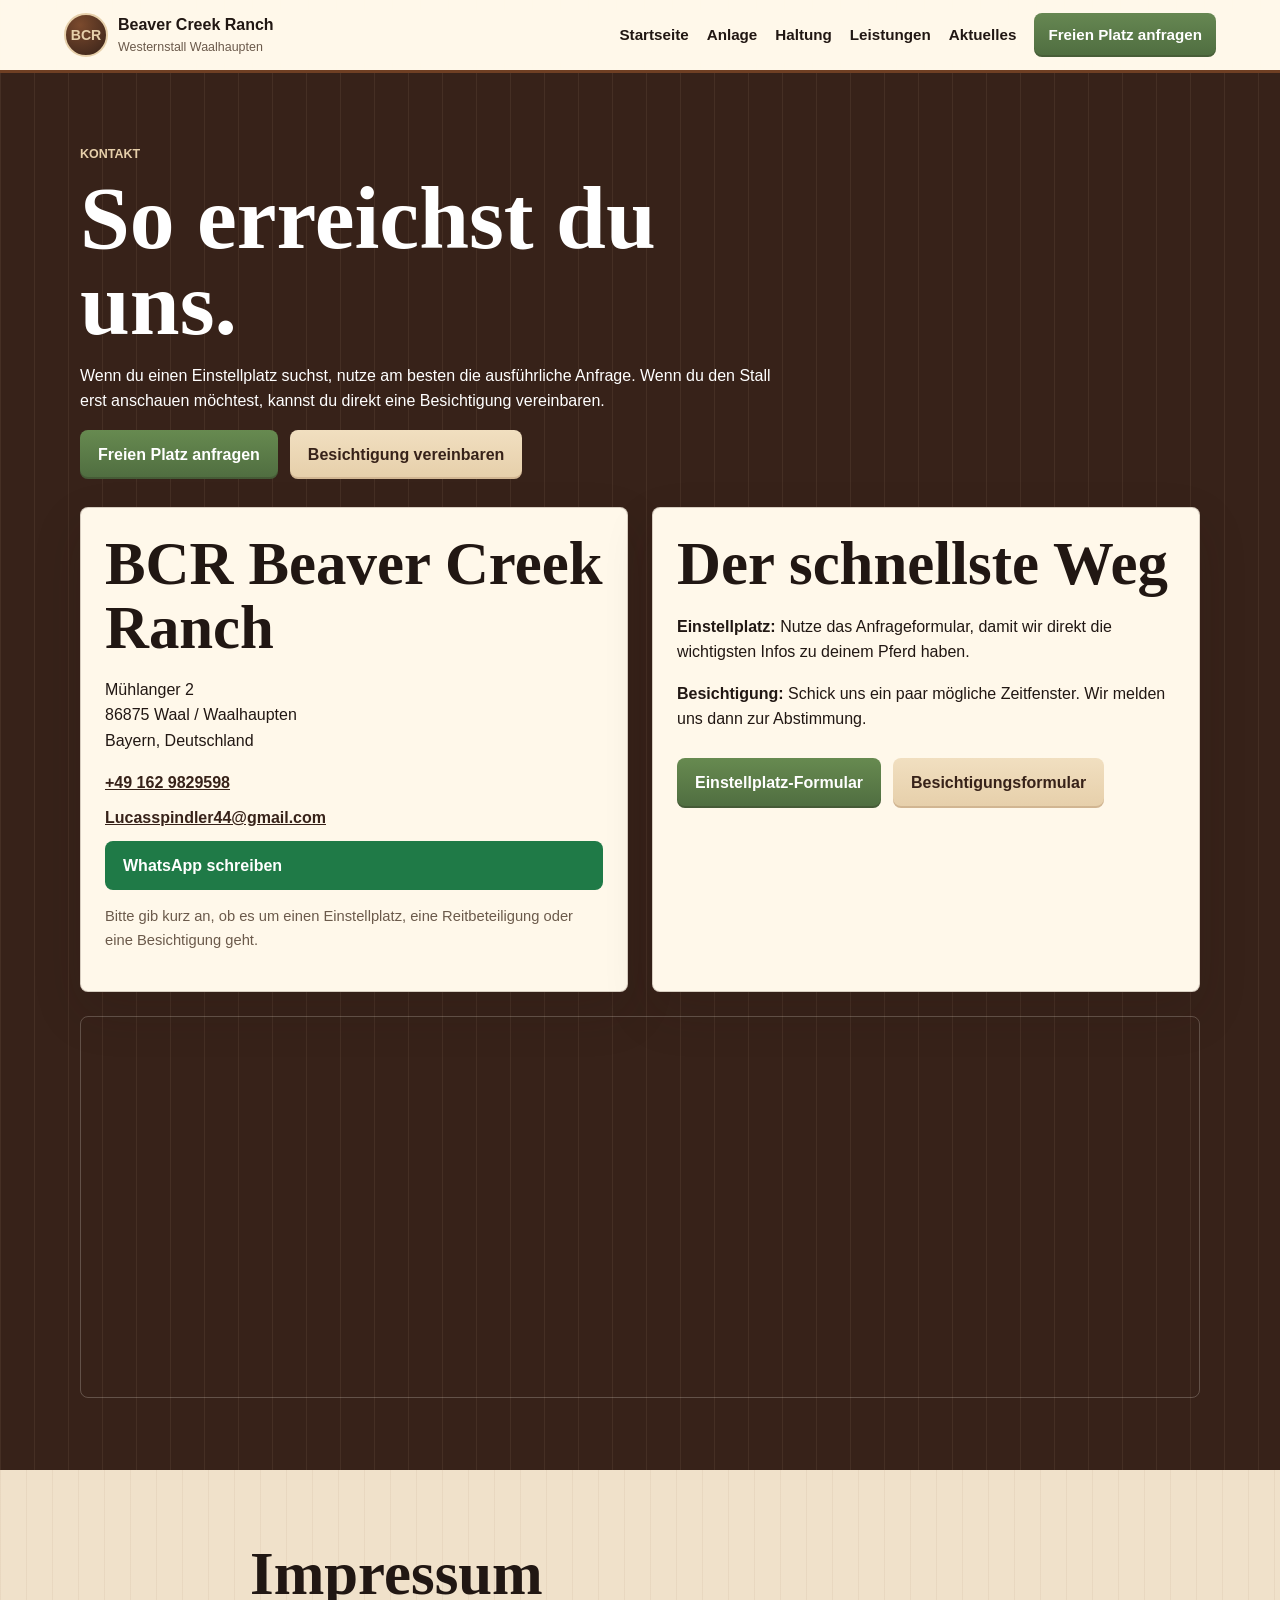
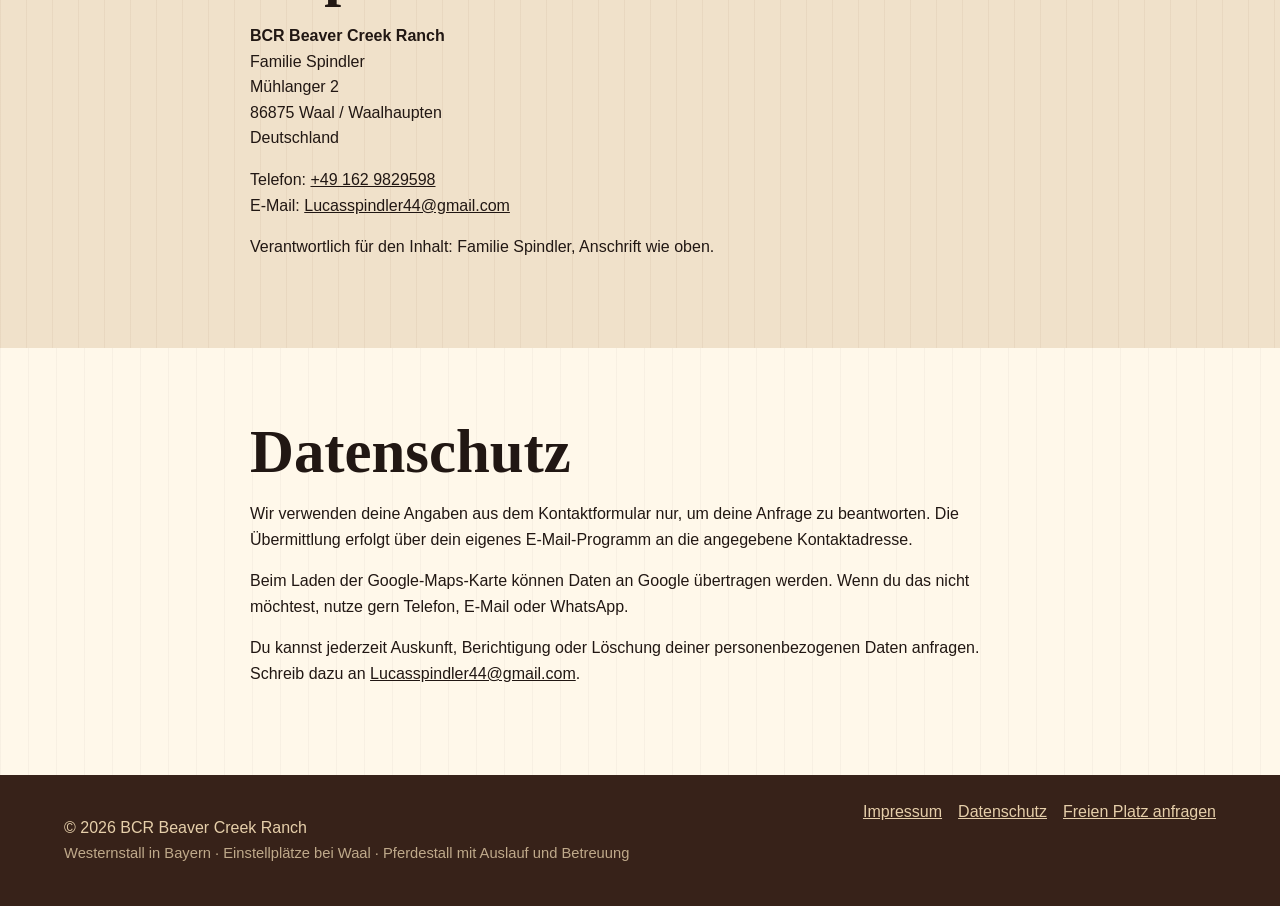
<file: kontakt.html>
<!DOCTYPE html>
<html lang="de">
<head>
  <meta charset="UTF-8">
  <meta name="viewport" content="width=device-width, initial-scale=1.0">
  <meta name="description" content="Kontakt zur BCR Beaver Creek Ranch in Waalhaupten. Telefonnummer, E-Mail, WhatsApp, Adresse und Google Maps.">
  <title>Kontakt | BCR Beaver Creek Ranch</title>
  <link rel="preconnect" href="https://www.google.com">
  <link rel="stylesheet" href="styles.css">
</head>
<body>
  <header class="site-header">
    <a class="brand" href="index.html" aria-label="BCR Beaver Creek Ranch Startseite">
      <span class="brand-mark">BCR</span>
      <span><strong>Beaver Creek Ranch</strong><small>Westernstall Waalhaupten</small></span>
    </a>
    <button class="menu-toggle" type="button" aria-label="Navigation öffnen" aria-expanded="false"><span></span><span></span><span></span></button>
    <nav class="main-nav" aria-label="Hauptnavigation">
      <a href="index.html">Startseite</a>
      <a href="anlage.html">Anlage</a>
      <a href="haltung.html">Haltung</a>
      <a href="leistungen.html">Leistungen</a>
      <a href="aktuelles.html">Aktuelles</a>
      <a href="einstellplatz.html" class="nav-cta">Freien Platz anfragen</a>
    </nav>
  </header>

  <main>
    <section class="page-section contact-section">
      <div class="section-inner">
        <div class="contact-head">
          <p class="eyebrow">Kontakt</p>
          <h1>So erreichst du uns.</h1>
          <p>Wenn du einen Einstellplatz suchst, nutze am besten die ausführliche Anfrage. Wenn du den Stall erst anschauen möchtest, kannst du direkt eine Besichtigung vereinbaren.</p>
          <div class="button-row">
            <a class="btn btn-primary" href="einstellplatz.html">Freien Platz anfragen</a>
            <a class="btn btn-secondary" href="besichtigung.html">Besichtigung vereinbaren</a>
          </div>
        </div>

        <div class="contact-grid contact-grid-simple">
          <aside class="contact-box">
            <h2>BCR Beaver Creek Ranch</h2>
            <p>Mühlanger 2<br>86875 Waal / Waalhaupten<br>Bayern, Deutschland</p>
            <a href="tel:+491629829598">+49 162 9829598</a>
            <a href="mailto:Lucasspindler44@gmail.com">Lucasspindler44@gmail.com</a>
            <a class="btn whatsapp" href="https://wa.me/491629829598?text=Hallo%20BCR%20Beaver%20Creek%20Ranch%2C%20ich%20interessiere%20mich%20f%C3%BCr%20einen%20Einstellplatz%20oder%20eine%20Besichtigung.%20Infos%20zu%20mir%20und%20meinem%20Pferd%3A" target="_blank" rel="noopener">WhatsApp schreiben</a>
            <p class="hint">Bitte gib kurz an, ob es um einen Einstellplatz, eine Reitbeteiligung oder eine Besichtigung geht.</p>
          </aside>
          <div class="contact-box">
            <h2>Der schnellste Weg</h2>
            <p><strong>Einstellplatz:</strong> Nutze das Anfrageformular, damit wir direkt die wichtigsten Infos zu deinem Pferd haben.</p>
            <p><strong>Besichtigung:</strong> Schick uns ein paar mögliche Zeitfenster. Wir melden uns dann zur Abstimmung.</p>
            <div class="button-row">
              <a class="btn btn-primary" href="einstellplatz.html">Einstellplatz-Formular</a>
              <a class="btn btn-secondary" href="besichtigung.html">Besichtigungsformular</a>
            </div>
          </div>
        </div>

        <div class="map-wrap" aria-label="Google Maps Karte BCR Beaver Creek Ranch">
          <iframe title="Google Maps: BCR Beaver Creek Ranch" loading="lazy" referrerpolicy="no-referrer-when-downgrade" src="https://www.google.com/maps?q=M%C3%BChlanger%202%2C%2086875%20Waal%20Waalhaupten%2C%20Deutschland&output=embed"></iframe>
        </div>
      </div>
    </section>

    <section id="impressum" class="legal page-section band">
      <div class="section-inner legal-inner">
        <h2>Impressum</h2>
        <p><strong>BCR Beaver Creek Ranch</strong><br>Familie Spindler<br>Mühlanger 2<br>86875 Waal / Waalhaupten<br>Deutschland</p>
        <p>Telefon: <a href="tel:+491629829598">+49 162 9829598</a><br>E-Mail: <a href="mailto:Lucasspindler44@gmail.com">Lucasspindler44@gmail.com</a></p>
        <p>Verantwortlich für den Inhalt: Familie Spindler, Anschrift wie oben.</p>
      </div>
    </section>

    <section id="datenschutz" class="legal page-section">
      <div class="section-inner legal-inner">
        <h2>Datenschutz</h2>
        <p>Wir verwenden deine Angaben aus dem Kontaktformular nur, um deine Anfrage zu beantworten. Die Übermittlung erfolgt über dein eigenes E-Mail-Programm an die angegebene Kontaktadresse.</p>
        <p>Beim Laden der Google-Maps-Karte können Daten an Google übertragen werden. Wenn du das nicht möchtest, nutze gern Telefon, E-Mail oder WhatsApp.</p>
        <p>Du kannst jederzeit Auskunft, Berichtigung oder Löschung deiner personenbezogenen Daten anfragen. Schreib dazu an <a href="mailto:Lucasspindler44@gmail.com">Lucasspindler44@gmail.com</a>.</p>
      </div>
    </section>
  </main>

  <footer class="site-footer">
    <p>© 2026 BCR Beaver Creek Ranch<br><span>Westernstall in Bayern · Einstellplätze bei Waal · Pferdestall mit Auslauf und Betreuung</span></p>
    <nav aria-label="Footer Navigation"><a href="#impressum">Impressum</a><a href="#datenschutz">Datenschutz</a><a href="einstellplatz.html">Freien Platz anfragen</a></nav>
  </footer>
  <script src="script.js"></script>
</body>
</html>
</file>
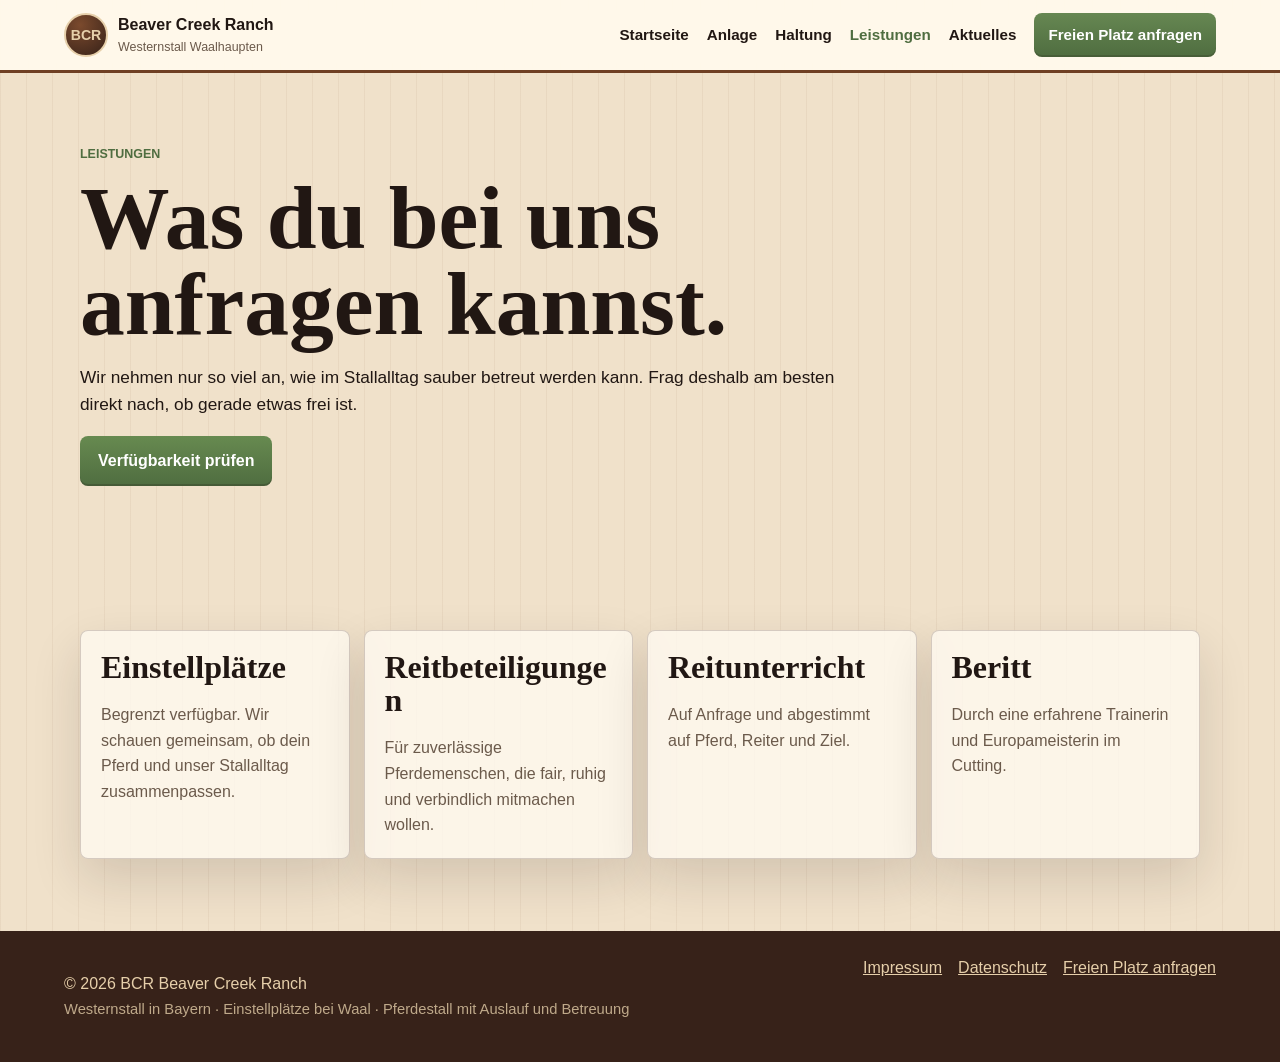
<file: leistungen.html>
<!DOCTYPE html>
<html lang="de">
<head>
  <meta charset="UTF-8">
  <meta name="viewport" content="width=device-width, initial-scale=1.0">
  <meta name="description" content="Leistungen der BCR Beaver Creek Ranch: Einstellplätze, Reitbeteiligungen, Reitunterricht auf Anfrage und Beritt durch erfahrene Trainerin.">
  <title>Leistungen | BCR Beaver Creek Ranch</title>
  <link rel="stylesheet" href="styles.css">
</head>
<body>
  <header class="site-header">
    <a class="brand" href="index.html" aria-label="BCR Beaver Creek Ranch Startseite"><span class="brand-mark">BCR</span><span><strong>Beaver Creek Ranch</strong><small>Westernstall Waalhaupten</small></span></a>
    <button class="menu-toggle" type="button" aria-label="Navigation öffnen" aria-expanded="false"><span></span><span></span><span></span></button>
    <nav class="main-nav" aria-label="Hauptnavigation">
      <a href="index.html">Startseite</a><a href="anlage.html">Anlage</a><a href="haltung.html">Haltung</a><a href="leistungen.html" aria-current="page">Leistungen</a><a href="aktuelles.html">Aktuelles</a><a href="einstellplatz.html" class="nav-cta">Freien Platz anfragen</a>
    </nav>
  </header>

  <main>
    <section class="page-hero">
      <div class="section-inner">
        <p class="eyebrow">Leistungen</p>
        <h1>Was du bei uns anfragen kannst.</h1>
        <p>Wir nehmen nur so viel an, wie im Stallalltag sauber betreut werden kann. Frag deshalb am besten direkt nach, ob gerade etwas frei ist.</p>
        <a class="btn btn-primary" href="einstellplatz.html">Verfügbarkeit prüfen</a>
      </div>
    </section>

    <section class="page-section band">
      <div class="section-inner service-grid">
        <article><h2>Einstellplätze</h2><p>Begrenzt verfügbar. Wir schauen gemeinsam, ob dein Pferd und unser Stallalltag zusammenpassen.</p></article>
        <article><h2>Reitbeteiligungen</h2><p>Für zuverlässige Pferdemenschen, die fair, ruhig und verbindlich mitmachen wollen.</p></article>
        <article><h2>Reitunterricht</h2><p>Auf Anfrage und abgestimmt auf Pferd, Reiter und Ziel.</p></article>
        <article><h2>Beritt</h2><p>Durch eine erfahrene Trainerin und Europameisterin im Cutting.</p></article>
      </div>
    </section>
  </main>

  <footer class="site-footer">
    <p>© 2026 BCR Beaver Creek Ranch<br><span>Westernstall in Bayern · Einstellplätze bei Waal · Pferdestall mit Auslauf und Betreuung</span></p>
    <nav aria-label="Footer Navigation"><a href="kontakt.html#impressum">Impressum</a><a href="kontakt.html#datenschutz">Datenschutz</a><a href="einstellplatz.html">Freien Platz anfragen</a></nav>
  </footer>
  <script src="script.js"></script>
</body>
</html>
</file>
<file: styles.css>
:root {
  --soil: #372219;
  --wood: #6f3f23;
  --leather: #a45f2a;
  --sand: #e6cfaa;
  --cream: #fff8ea;
  --sage: #4f6d40;
  --moss: #78824b;
  --ink: #211713;
  --muted: #6b5a4b;
  --line: rgba(55, 34, 25, 0.2);
  --shadow: 0 20px 50px rgba(33, 23, 19, 0.14);
  --radius: 8px;
}

* {
  box-sizing: border-box;
}

html {
  scroll-behavior: smooth;
}

body {
  margin: 0;
  font-family: Arial, Helvetica, sans-serif;
  background:
    linear-gradient(90deg, rgba(55, 34, 25, 0.035) 1px, transparent 1px),
    var(--cream);
  background-size: 28px 28px;
  color: var(--ink);
  line-height: 1.6;
}

a {
  color: inherit;
}

.site-header {
  position: sticky;
  top: 0;
  z-index: 20;
  display: flex;
  align-items: center;
  justify-content: space-between;
  gap: 18px;
  padding: 12px 5vw;
  background: rgba(255, 248, 234, 0.96);
  border-bottom: 3px solid var(--wood);
  backdrop-filter: blur(14px);
}

.brand {
  display: inline-flex;
  align-items: center;
  gap: 10px;
  text-decoration: none;
}

.brand-mark {
  display: grid;
  place-items: center;
  width: 44px;
  height: 44px;
  border: 2px solid var(--sand);
  border-radius: 50%;
  background: radial-gradient(circle at 35% 25%, #7b4a2d, var(--soil));
  color: var(--sand);
  font-weight: 800;
  font-size: 0.88rem;
}

.brand strong,
.brand small {
  display: block;
}

.brand small {
  color: var(--muted);
  font-size: 0.78rem;
}

.main-nav {
  display: flex;
  align-items: center;
  gap: 18px;
  font-size: 0.95rem;
}

.main-nav a {
  text-decoration: none;
  font-weight: 700;
}

.main-nav a[aria-current="page"] {
  color: var(--sage);
}

.main-nav .nav-cta,
.main-nav .nav-cta[aria-current="page"] {
  background: linear-gradient(180deg, #668752, var(--sage));
  color: white;
}

.nav-cta {
  padding: 10px 14px;
  border-radius: var(--radius);
  background: linear-gradient(180deg, #668752, var(--sage));
  color: white;
  box-shadow: inset 0 -2px 0 rgba(33, 23, 19, 0.18);
}

.menu-toggle {
  display: none;
  width: 44px;
  height: 44px;
  border: 1px solid var(--line);
  border-radius: var(--radius);
  background: white;
}

.menu-toggle span {
  display: block;
  width: 20px;
  height: 2px;
  margin: 4px auto;
  background: var(--soil);
}

.page-section {
  scroll-margin-top: 82px;
}

.hero {
  position: relative;
  min-height: 84vh;
  display: grid;
  align-items: end;
  padding: 24px 5vw 56px;
  overflow: hidden;
  background:
    linear-gradient(90deg, rgba(230, 207, 170, 0.08) 1px, transparent 1px),
    linear-gradient(180deg, rgba(55, 34, 25, 0.58), rgba(33, 23, 19, 0.98)),
    var(--soil);
  background-size: 34px 34px, auto, auto;
}

.hero-image {
  position: absolute;
  inset: 0;
  border-radius: 0;
  min-height: 100%;
  border: 0;
  opacity: 0.72;
  background:
    linear-gradient(135deg, rgba(79, 109, 64, 0.55), rgba(164, 95, 42, 0.42)),
    repeating-linear-gradient(45deg, rgba(230, 207, 170, 0.1) 0 12px, transparent 12px 24px),
    #4a3529;
}

.hero-image::after {
  content: "";
  position: absolute;
  inset: 0;
  background:
    radial-gradient(circle at 72% 18%, rgba(230, 207, 170, 0.16), transparent 28%),
    linear-gradient(180deg, rgba(33, 23, 19, 0.2), rgba(33, 23, 19, 0.95));
}

.hero-content {
  position: relative;
  z-index: 1;
  max-width: 760px;
  color: white;
  text-shadow: 0 3px 18px rgba(0, 0, 0, 0.55);
}

.eyebrow {
  margin: 0 0 10px;
  color: var(--sage);
  font-weight: 800;
  letter-spacing: 0;
  text-transform: uppercase;
  font-size: 0.78rem;
}

.hero .eyebrow {
  color: var(--sand);
  text-shadow: 0 2px 10px rgba(0, 0, 0, 0.65);
}

h1,
h2,
h3,
p {
  overflow-wrap: anywhere;
}

h1 {
  margin: 0;
  max-width: 820px;
  font-family: Georgia, "Times New Roman", serif;
  font-size: clamp(2.45rem, 7vw, 5.8rem);
  line-height: 0.96;
  letter-spacing: 0;
  color: inherit;
}

h2 {
  margin: 0 0 18px;
  font-family: Georgia, "Times New Roman", serif;
  font-size: clamp(2rem, 5vw, 3.8rem);
  line-height: 1.04;
  letter-spacing: 0;
}

h3 {
  margin: 0 0 8px;
  font-size: 1.15rem;
  line-height: 1.25;
}

.hero-copy {
  max-width: 620px;
  font-size: 1.12rem;
  color: #fff7e8;
}

.page-hero {
  background:
    linear-gradient(90deg, rgba(111, 63, 35, 0.06) 1px, transparent 1px),
    #f0e1ca;
  background-size: 26px 26px;
}

.page-hero h1 {
  color: var(--ink);
}

.page-hero p:not(.eyebrow) {
  max-width: 760px;
  font-size: 1.08rem;
}

.button-row {
  display: flex;
  flex-wrap: wrap;
  gap: 12px;
}

.btn {
  display: inline-flex;
  align-items: center;
  justify-content: center;
  min-height: 46px;
  padding: 12px 18px;
  border: 0;
  border-radius: var(--radius);
  text-decoration: none;
  font-weight: 800;
  cursor: pointer;
}

.btn-primary {
  background: linear-gradient(180deg, #678a50, var(--sage));
  color: white;
  box-shadow: inset 0 -2px 0 rgba(33, 23, 19, 0.22);
}

.btn-secondary {
  background: linear-gradient(180deg, #f1dfc0, var(--sand));
  color: var(--soil);
  box-shadow: inset 0 -2px 0 rgba(111, 63, 35, 0.18);
}

.whatsapp {
  width: 100%;
  background: #1f7a47;
  color: white;
}

.band {
  background:
    linear-gradient(90deg, rgba(111, 63, 35, 0.06) 1px, transparent 1px),
    #f0e1ca;
  background-size: 26px 26px;
}

.section-inner {
  width: min(1120px, 90vw);
  margin: 0 auto;
  padding: 72px 0;
}

.two-col {
  display: grid;
  grid-template-columns: minmax(0, 1fr) minmax(0, 1fr);
  gap: 44px;
}

.align-center {
  align-items: center;
}

.benefits {
  position: relative;
  overflow: hidden;
  background:
    linear-gradient(90deg, rgba(111, 63, 35, 0.09) 1px, transparent 1px),
    #ead8bd;
  background-size: 28px 28px, auto;
}

.benefits::before {
  content: "";
  position: absolute;
  inset: 0;
  pointer-events: none;
  background: transparent;
}

.benefits .section-inner {
  position: relative;
  padding: 56px 0;
}

.benefit-grid,
.service-grid,
.news-grid,
.testimonial-grid {
  display: grid;
  grid-template-columns: repeat(4, minmax(0, 1fr));
  gap: 14px;
}

.service-grid article,
.news-grid article,
.testimonial-grid article,
.contact-box,
.contact-form {
  border: 1px solid var(--line);
  border-radius: var(--radius);
  background: rgba(255, 250, 241, 0.78);
  box-shadow: var(--shadow);
}

.service-grid article,
.news-grid article,
.testimonial-grid article {
  padding: 20px;
}

.testimonial-grid {
  grid-template-columns: repeat(3, minmax(0, 1fr));
}

.testimonial-grid p {
  font-family: Georgia, "Times New Roman", serif;
  font-size: 1.35rem;
  line-height: 1.35;
}

.testimonial-grid strong {
  color: var(--sage);
}

.benefit-card {
  position: relative;
  display: grid;
  align-content: start;
  min-height: 290px;
  height: 100%;
  padding: 22px;
  border: 1px solid rgba(55, 34, 25, 0.22);
  border-radius: var(--radius);
  background:
    linear-gradient(180deg, rgba(255, 248, 234, 0.92), rgba(230, 207, 170, 0.8)),
    repeating-linear-gradient(135deg, rgba(111, 63, 35, 0.05) 0 9px, transparent 9px 18px);
  color: var(--ink);
  box-shadow: 0 14px 34px rgba(55, 34, 25, 0.16), inset 0 0 0 1px rgba(255, 248, 234, 0.55);
  text-align: left;
  font: inherit;
  cursor: pointer;
  transition: transform 160ms ease, box-shadow 160ms ease, background 160ms ease;
}

.benefit-card::after {
  content: "+";
  position: absolute;
  right: 18px;
  top: 16px;
  display: grid;
  place-items: center;
  width: 28px;
  height: 28px;
  border-radius: 50%;
  background: var(--soil);
  color: var(--sand);
  font-weight: 900;
}

.benefit-card:hover,
.benefit-card:focus-visible,
.benefit-card.is-active {
  transform: translateY(-2px);
  outline: none;
  box-shadow: 0 20px 44px rgba(55, 34, 25, 0.24), inset 0 0 0 2px rgba(164, 95, 42, 0.26);
}

.benefit-card.is-active {
  background: #5f452d;
  color: white;
}

.benefit-card.is-active::after {
  content: "-";
  background: var(--sand);
  color: var(--soil);
}

.benefit-icon {
  display: inline-grid;
  place-items: center;
  width: fit-content;
  min-width: 48px;
  height: 34px;
  margin-bottom: 18px;
  padding: 0 10px;
  border: 1px solid rgba(55, 34, 25, 0.18);
  border-radius: 999px;
  background: rgba(255, 248, 234, 0.82);
  color: var(--soil);
  font-weight: 900;
  font-size: 0.82rem;
}

.benefit-card.is-active .benefit-icon {
  border-color: rgba(230, 207, 170, 0.42);
  background: rgba(230, 207, 170, 0.16);
  color: var(--sand);
}

.benefit-kicker,
.date {
  display: block;
  color: var(--sage);
  font-weight: 800;
  font-size: 0.82rem;
}

.benefit-card.is-active .benefit-kicker {
  color: var(--sand);
}

.benefit-card strong {
  display: block;
  max-width: 92%;
  font-size: 1.18rem;
  line-height: 1.28;
}

.benefit-detail {
  display: block;
  max-height: 0;
  margin-top: 0;
  color: var(--muted);
  opacity: 0;
  overflow: hidden;
  font-size: 0.95rem;
  line-height: 1.5;
  transition: max-height 180ms ease, margin-top 180ms ease, opacity 180ms ease;
}

.benefit-card.is-active .benefit-detail {
  max-height: 180px;
  margin-top: 14px;
  color: #fff5df;
  opacity: 1;
}

.teaser-grid {
  display: grid;
  grid-template-columns: repeat(2, minmax(0, 1fr));
  gap: 16px;
}

.teaser {
  text-decoration: none;
}

.teaser p,
.service-grid p,
.news-grid p {
  margin-bottom: 0;
  color: var(--muted);
}

.placeholder {
  position: relative;
  display: grid;
  place-items: center;
  min-height: 210px;
  border-radius: var(--radius);
  border: 2px dashed rgba(55, 34, 25, 0.42);
  background:
    radial-gradient(circle at 20% 18%, rgba(230, 207, 170, 0.48), transparent 24%),
    linear-gradient(135deg, rgba(79, 109, 64, 0.42), rgba(164, 95, 42, 0.46)),
    repeating-linear-gradient(45deg, rgba(55, 34, 25, 0.1) 0 10px, transparent 10px 20px);
  color: var(--soil);
  font-weight: 900;
  text-align: center;
  padding: 20px;
}

.placeholder span {
  position: relative;
  z-index: 1;
  padding: 9px 12px;
  border-radius: var(--radius);
  background: rgba(255, 248, 234, 0.9);
  box-shadow: 0 8px 22px rgba(33, 23, 19, 0.16);
}

.tall {
  min-height: 520px;
}

.wide {
  min-height: 440px;
}

.text-link {
  color: var(--sage);
  font-weight: 900;
}

.highlight {
  margin: 20px 0;
  padding: 18px;
  border-left: 5px solid var(--leather);
  background: var(--sand);
  border-radius: var(--radius);
}

.section-head {
  display: flex;
  align-items: end;
  justify-content: space-between;
  gap: 24px;
  margin-bottom: 26px;
}

.section-head h2 {
  margin-bottom: 0;
}

.feature-layout {
  display: grid;
  grid-template-columns: minmax(0, 0.95fr) minmax(0, 1.05fr);
  gap: 24px;
}

.feature-list {
  display: grid;
  grid-template-columns: repeat(2, minmax(0, 1fr));
  gap: 14px;
}

.feature-list article {
  padding: 18px 0;
  border-bottom: 1px solid var(--line);
}

.feature-list-large article {
  padding: 24px;
  border: 1px solid var(--line);
  border-radius: var(--radius);
  background: rgba(255, 250, 241, 0.74);
  box-shadow: var(--shadow);
}

.feature-list-large h2,
.service-grid h2,
.news-grid h2 {
  font-size: clamp(1.35rem, 3vw, 2rem);
}

.check-list {
  padding: 0;
  margin: 24px 0;
  list-style: none;
}

.check-list li {
  margin: 10px 0;
  padding-left: 30px;
  position: relative;
}

.check-list li::before {
  content: "";
  position: absolute;
  left: 0;
  top: 0.62em;
  width: 16px;
  height: 10px;
  border-left: 3px solid var(--sage);
  border-bottom: 3px solid var(--sage);
  transform: rotate(-45deg);
}

.contact-section {
  background:
    linear-gradient(90deg, rgba(230, 207, 170, 0.08) 1px, transparent 1px),
    var(--soil);
  background-size: 34px 34px, auto;
  color: white;
}

.cta-band {
  background: var(--soil);
  color: white;
}

.cta-band .eyebrow {
  color: var(--sand);
}

.contact-section .eyebrow,
.contact-section a {
  color: var(--sand);
}

.contact-section .btn-primary,
.contact-section .whatsapp {
  color: white;
}

.contact-section .btn-secondary {
  color: var(--soil);
}

.contact-head {
  max-width: 720px;
  margin-bottom: 28px;
}

.contact-grid {
  display: grid;
  grid-template-columns: 0.8fr 1.2fr;
  gap: 24px;
  align-items: stretch;
}

.contact-box,
.contact-form {
  background: var(--cream);
  color: var(--ink);
  padding: 24px;
}

.contact-box {
  min-height: 100%;
}

.form-stack {
  display: grid;
  gap: 24px;
}

.form-card {
  scroll-margin-top: 110px;
}

.standalone-form {
  max-width: 900px;
  margin: 0 auto;
}

.form-page {
  padding-top: 72px;
  padding-bottom: 72px;
}

.form-page .contact-head {
  max-width: 760px;
  margin-bottom: 28px;
}

.form-page .contact-head h1 {
  max-width: 820px;
}

.contact-grid-simple {
  grid-template-columns: repeat(2, minmax(0, 1fr));
}

.form-intro {
  margin-bottom: 6px;
}

.form-intro h2 {
  margin-bottom: 8px;
}

.form-intro p:not(.eyebrow) {
  margin: 0;
  color: var(--muted);
}

.contact-box a {
  display: block;
  color: var(--soil);
  font-weight: 800;
  margin: 10px 0;
}

.hint,
.form-status {
  color: var(--muted);
  font-size: 0.92rem;
}

.contact-form {
  display: grid;
  grid-template-columns: repeat(2, minmax(0, 1fr));
  gap: 16px;
}

label {
  display: grid;
  gap: 7px;
  font-weight: 800;
}

input,
textarea,
select {
  width: 100%;
  border: 1px solid var(--line);
  border-radius: var(--radius);
  padding: 12px 13px;
  font: inherit;
  background: white;
}

textarea {
  resize: vertical;
}

.full,
.form-status {
  grid-column: 1 / -1;
}

.map-wrap {
  overflow: hidden;
  margin-top: 24px;
  border-radius: var(--radius);
  border: 1px solid rgba(255, 250, 241, 0.22);
}

.map-wrap iframe {
  display: block;
  width: 100%;
  height: 380px;
  border: 0;
}

.legal-inner {
  max-width: 780px;
}

.site-footer {
  display: flex;
  justify-content: space-between;
  gap: 18px;
  padding: 24px 5vw;
  background: var(--soil);
  color: var(--sand);
}

.site-footer nav {
  display: flex;
  gap: 16px;
  flex-wrap: wrap;
}

.site-footer span {
  color: rgba(230, 207, 170, 0.78);
  font-size: 0.92rem;
}

@media (max-width: 900px) {
  .menu-toggle {
    display: block;
  }

  .main-nav {
    position: absolute;
    left: 5vw;
    right: 5vw;
    top: calc(100% + 8px);
    display: none;
    flex-direction: column;
    align-items: stretch;
    padding: 16px;
    border: 1px solid var(--line);
    border-radius: var(--radius);
    background: var(--cream);
    box-shadow: var(--shadow);
  }

  .main-nav.is-open {
    display: flex;
  }

  .main-nav a {
    padding: 8px 0;
  }

  .nav-cta {
    text-align: center;
    padding: 12px;
  }

  .two-col,
  .feature-layout,
  .contact-grid {
    grid-template-columns: 1fr;
  }

  .benefit-grid,
  .service-grid,
  .news-grid,
  .testimonial-grid {
    grid-template-columns: repeat(2, minmax(0, 1fr));
  }

  .wide,
  .tall {
    min-height: 320px;
  }
}

@media (max-width: 620px) {
  .site-header {
    padding: 10px 4vw;
  }

  .brand strong {
    font-size: 0.95rem;
  }

  .brand small {
    font-size: 0.72rem;
  }

  .hero {
    min-height: 86vh;
    padding: 20px 5vw 38px;
  }

  .button-row {
    width: 100%;
  }

  .hero .btn {
    flex: 1 1 170px;
  }

  .section-inner {
    width: min(92vw, 1120px);
    padding: 52px 0;
  }

  .section-head {
    display: block;
  }

  .section-head .btn {
    margin-top: 12px;
  }

  .teaser-grid,
  .feature-list {
    grid-template-columns: repeat(2, minmax(0, 1fr));
    gap: 12px;
  }

  .benefit-grid {
    grid-template-columns: repeat(2, minmax(0, 1fr));
    gap: 12px;
  }

  .service-grid,
  .news-grid,
  .testimonial-grid,
  .contact-form {
    grid-template-columns: 1fr;
  }

  .placeholder {
    min-height: 190px;
  }

  .benefit-card {
    min-height: 260px;
    padding: 18px;
  }

  .benefit-card strong {
    font-size: 1rem;
  }

  .benefit-detail {
    font-size: 0.88rem;
  }

  .benefit-card::after {
    right: 12px;
    top: 14px;
  }

  .teaser h3,
  .feature-list h3 {
    font-size: 1rem;
  }

  .teaser p,
  .feature-list p {
    font-size: 0.92rem;
  }

  .site-footer {
    display: block;
  }
}
</file>
